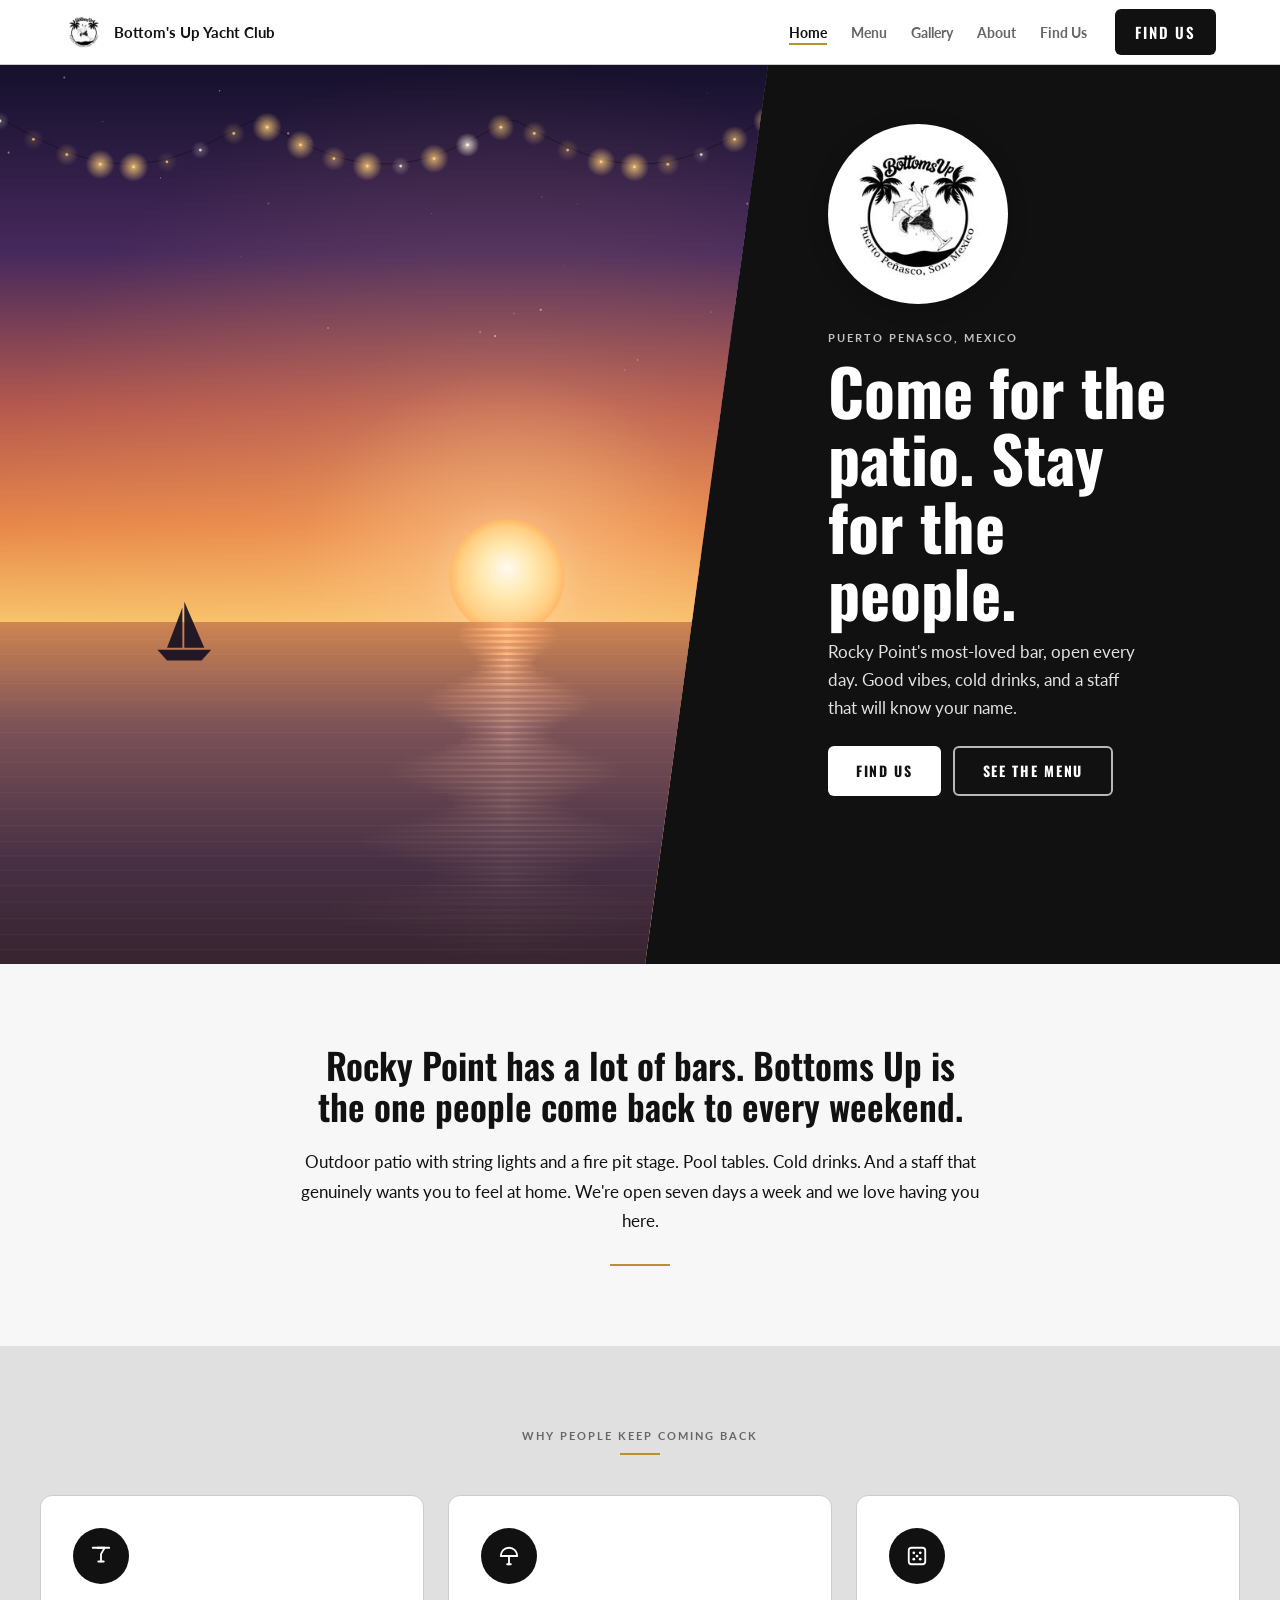
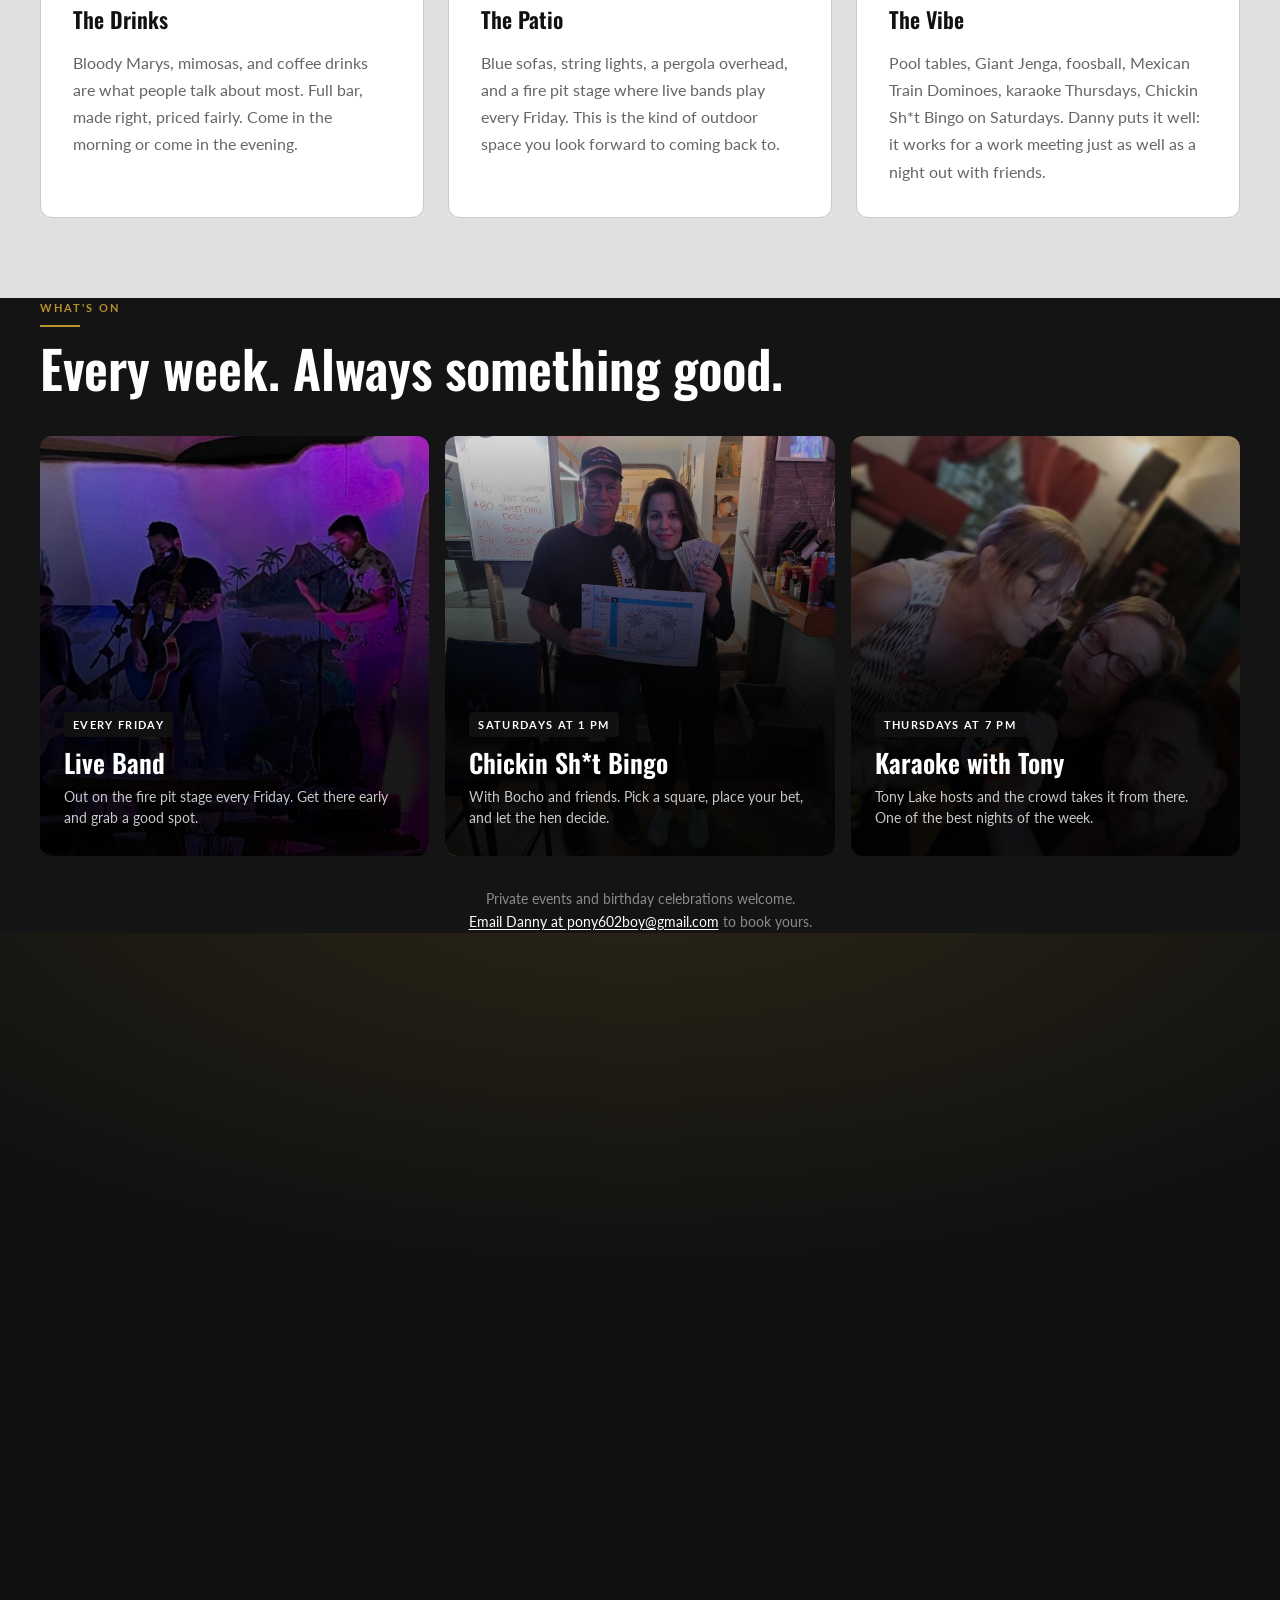
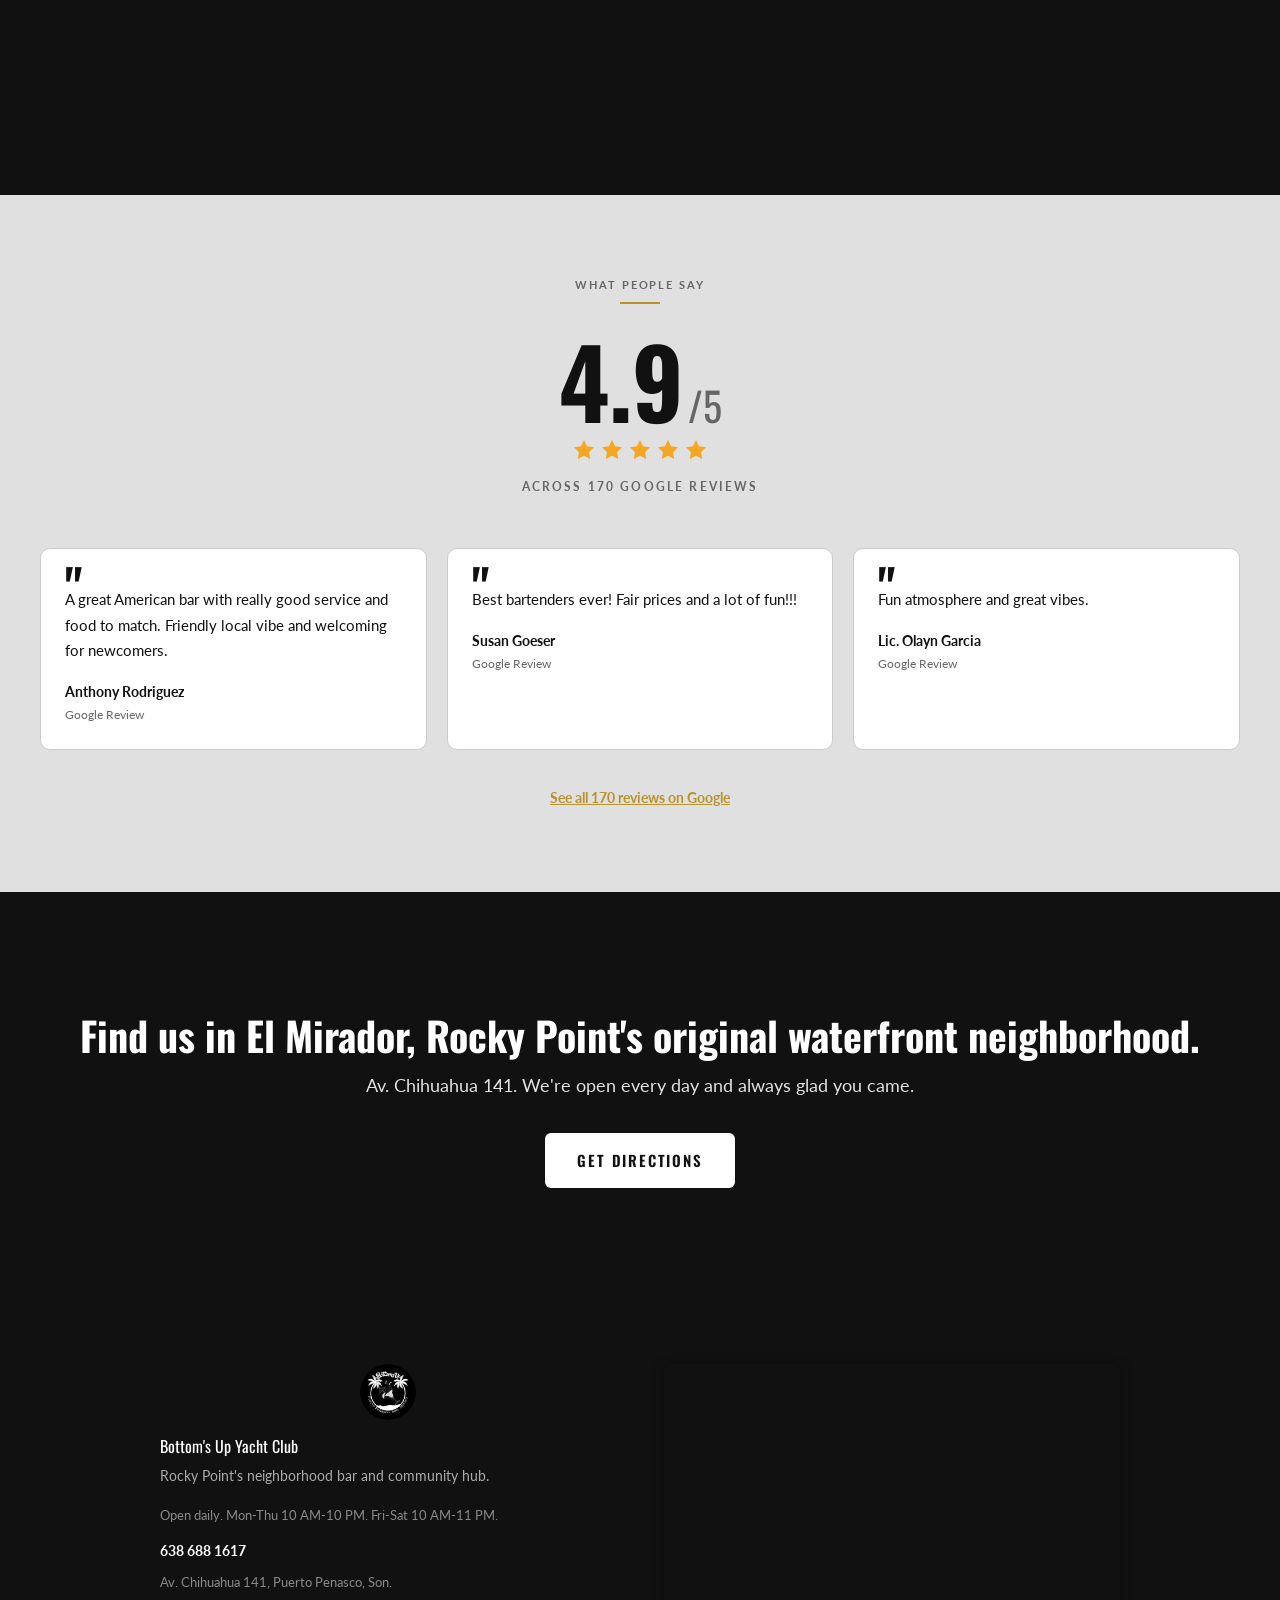
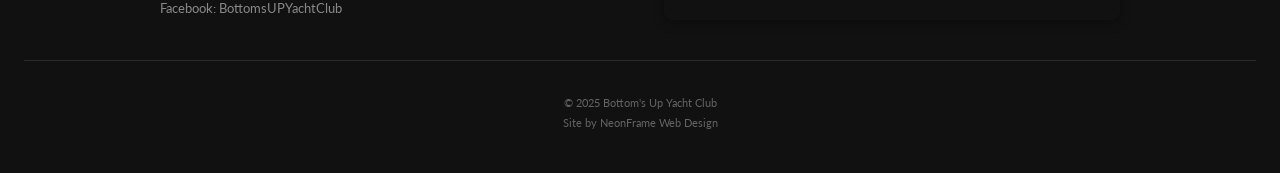
<file: index.html>
<!DOCTYPE html>
<html lang="en">
<head>
  <meta charset="UTF-8">
  <meta name="viewport" content="width=device-width, initial-scale=1.0">
  <title>Bottom's Up Yacht Club | Bar and Patio in Rocky Point, Mexico</title>
  <meta name="description" content="Bottom's Up Yacht Club is Rocky Point's most-loved neighborhood bar. Outdoor patio, fire pit, live music, great cocktails, and staff who will know your name. 4.9 stars on Google. Open daily in the Mirador neighborhood.">

  <!-- Open Graph -->
  <meta property="og:title" content="Bottom's Up Yacht Club | Bar and Patio in Rocky Point, Mexico">
  <meta property="og:description" content="Outdoor patio, live music, great cocktails, and a community that keeps coming back. Rocky Point's favorite bar. Open daily in El Mirador.">
  <meta property="og:image" content="https://neonframewebdev.github.io/bottoms-up-yacht-club/assets/atmosphere_1.jpg">
  <meta property="og:url" content="https://neonframewebdev.github.io/bottoms-up-yacht-club/">
  <meta property="og:type" content="website">

  <link rel="icon" type="image/jpeg" href="assets/logo.jpg">
  <link rel="stylesheet" href="css/style.css">
</head>
<body>

  <!-- ============================================================
       NAV
       ============================================================ -->
  <nav id="navbar" role="navigation" aria-label="Main navigation">
    <div class="nav-inner">
      <a href="index.html" class="nav-brand" aria-label="Bottom's Up Yacht Club home">
        <img src="assets/logo.jpg" alt="Bottom's Up Yacht Club logo">
        <span class="nav-brand-name">Bottom's Up Yacht Club</span>
      </a>

      <div class="nav-right">
        <ul class="nav-links" id="navLinks" role="list">
          <li><a href="index.html">Home</a></li>
          <li><a href="menu.html">Menu</a></li>
          <li><a href="gallery.html">Gallery</a></li>
          <li><a href="about.html">About</a></li>
          <li><a href="find-us.html">Find Us</a></li>
          <li class="nav-mobile-cta"><a href="find-us.html" class="btn-nav-cta">Find Us</a></li>
        </ul>
        <a href="find-us.html" class="btn-nav-cta nav-cta-desktop" aria-label="Find us">Find Us</a>
        <button id="hamburger" aria-label="Open menu" aria-expanded="false" aria-controls="navLinks">
          <span></span><span></span><span></span>
        </button>
      </div>
    </div>
  </nav>

  <!-- ============================================================
       HERO -- diagonal split screen
       ============================================================ -->
  <section class="hero" aria-label="Hero">

    <!-- Left: code-driven dusk scene (canvas), with real photo as no-JS fallback -->
    <div class="hero__photo">
      <img src="assets/atmosphere_1.jpg" alt="Group of friends at the bar at Bottom's Up Yacht Club">
      <canvas id="duskCanvas" class="hero__canvas" aria-hidden="true"></canvas>
    </div>

    <!-- Right: coral content panel -->
    <div class="hero__coral">
      <div class="hero__coral-inner">
        <div class="hero__logo-wrap">
          <img src="assets/logo.jpg" alt="Bottom's Up Yacht Club logo">
        </div>
        <div class="hero__text">
          <span class="hero__location">Puerto Penasco, Mexico</span>
          <h1 class="hero__headline">Come for the patio. Stay for the people.</h1>
          <p class="hero__subhead">Rocky Point's most-loved bar, open every day. Good vibes, cold drinks, and a staff that will know your name.</p>
          <div class="hero__ctas">
            <a href="find-us.html" class="btn-hero-primary">Find Us</a>
            <a href="menu.html" class="btn-hero-ghost">See the Menu</a>
          </div>
        </div>
      </div>
    </div>

  </section>

  <!-- ============================================================
       INTRO BLURB
       ============================================================ -->
  <section class="section section--white" aria-label="About">
    <div class="section__inner">
      <div class="intro-blurb appear">
        <h2>Rocky Point has a lot of bars. Bottoms Up is the one people come back to every weekend.</h2>
        <p>Outdoor patio with string lights and a fire pit stage. Pool tables. Cold drinks. And a staff that genuinely wants you to feel at home. We're open seven days a week and we love having you here.</p>
        <span class="teal-divider" aria-hidden="true"></span>
      </div>
    </div>
  </section>

  <!-- ============================================================
       HIGHLIGHTS (3 tiles)
       ============================================================ -->
  <section class="section section--sand" aria-label="Highlights">
    <div class="section__inner">
      <header class="highlights-header appear">
        <span class="section-label">Why People Keep Coming Back</span>
        <span class="teal-rule" aria-hidden="true"></span>
      </header>
      <div class="highlights-grid">

        <div class="highlight-card appear">
          <div class="icon-badge" aria-hidden="true">
            <!-- Martini glass icon -->
            <svg viewBox="0 0 24 24" aria-hidden="true">
              <path d="M8 3l8 0L12 10l0 8" stroke-linecap="round"/>
              <path d="M9 18l6 0"/>
              <path d="M3 3l18 0"/>
            </svg>
          </div>
          <h3>The Drinks</h3>
          <p>Bloody Marys, mimosas, and coffee drinks are what people talk about most. Full bar, made right, priced fairly. Come in the morning or come in the evening.</p>
        </div>

        <div class="highlight-card appear">
          <div class="icon-badge" aria-hidden="true">
            <!-- Umbrella / patio icon -->
            <svg viewBox="0 0 24 24" aria-hidden="true">
              <path d="M12 3a9 9 0 0 1 9 9H3a9 9 0 0 1 9-9z"/>
              <path d="M12 12v9"/>
              <path d="M10 21h4"/>
            </svg>
          </div>
          <h3>The Patio</h3>
          <p>Blue sofas, string lights, a pergola overhead, and a fire pit stage where live bands play every Friday. This is the kind of outdoor space you look forward to coming back to.</p>
        </div>

        <div class="highlight-card appear">
          <div class="icon-badge" aria-hidden="true">
            <!-- Dice / games icon -->
            <svg viewBox="0 0 24 24" aria-hidden="true">
              <rect x="3" y="3" width="18" height="18" rx="3"/>
              <circle cx="8.5" cy="8.5" r="1.5" fill="white" stroke="none"/>
              <circle cx="15.5" cy="8.5" r="1.5" fill="white" stroke="none"/>
              <circle cx="8.5" cy="15.5" r="1.5" fill="white" stroke="none"/>
              <circle cx="15.5" cy="15.5" r="1.5" fill="white" stroke="none"/>
              <circle cx="12" cy="12" r="1.5" fill="white" stroke="none"/>
            </svg>
          </div>
          <h3>The Vibe</h3>
          <p>Pool tables, Giant Jenga, foosball, Mexican Train Dominoes, karaoke Thursdays, Chickin Sh*t Bingo on Saturdays. Danny puts it well: it works for a work meeting just as well as a night out with friends.</p>
        </div>

      </div>
    </div>
  </section>

  <!-- ============================================================
       EVENTS — photo-driven
       ============================================================ -->
  <section class="section section--events-dark" aria-label="Weekly events">
    <div class="section__inner">
      <header class="events-header appear">
        <span class="section-label" style="color: var(--teal);">What's On</span>
        <span class="teal-rule" aria-hidden="true"></span>
        <h2 style="color: #fff;">Every week. Always something good.</h2>
      </header>

      <div class="events-photo-grid appear">

        <div class="event-photo-card">
          <img src="assets/event_live_band.jpg" alt="Live band performing at Bottom's Up Yacht Club" loading="lazy">
          <div class="event-photo-card__overlay" aria-hidden="true"></div>
          <div class="event-photo-card__text">
            <span class="event-day-label">Every Friday</span>
            <h3>Live Band</h3>
            <p>Out on the fire pit stage every Friday. Get there early and grab a good spot.</p>
          </div>
        </div>

        <div class="event-photo-card">
          <img src="assets/event_bingo.jpg" alt="Chickin Sh*t Bingo winner at Bottom's Up Yacht Club" loading="lazy">
          <div class="event-photo-card__overlay" aria-hidden="true"></div>
          <div class="event-photo-card__text">
            <span class="event-day-label">Saturdays at 1 PM</span>
            <h3>Chickin Sh*t Bingo</h3>
            <p>With Bocho and friends. Pick a square, place your bet, and let the hen decide.</p>
          </div>
        </div>

        <div class="event-photo-card">
          <img src="assets/event_karaoke.jpg" alt="Karaoke night at Bottom's Up Yacht Club" loading="lazy" style="object-position: center 88%;">
          <div class="event-photo-card__overlay" aria-hidden="true"></div>
          <div class="event-photo-card__text">
            <span class="event-day-label">Thursdays at 7 PM</span>
            <h3>Karaoke with Tony</h3>
            <p>Tony Lake hosts and the crowd takes it from there. One of the best nights of the week.</p>
          </div>
        </div>

      </div>

      <p class="events-private-note appear">
        Private events and birthday celebrations welcome.<br>
        <a href="mailto:pony602boy@gmail.com">Email Danny at pony602boy@gmail.com</a> to book yours.
      </p>
    </div>
  </section>

  <!-- ============================================================
       CHICKIN SH*T BINGO -- interactive board
       ============================================================ -->
  <section class="section section--bingo" aria-label="Chickin Sh*t Bingo">
    <div class="section__inner">
      <header class="bingo-header appear">
        <span class="section-label centered bingo-eyebrow">A Rocky Point Tradition</span>
        <span class="teal-rule" aria-hidden="true" style="margin: 8px auto 18px;"></span>
        <h2>Chickin Sh&#42;t Bingo</h2>
        <p>Saturdays at 1 PM with Bocho and friends. Pick a square, place your bet, and let the hen decide where she lands. Tap a number to call it.</p>
      </header>

      <div class="bingo-stage appear">
        <div class="bingo-board" id="bingoBoard" aria-label="Bingo board with a wandering chicken">
          <button class="bingo-sq" type="button" data-n="1">1</button>
          <button class="bingo-sq" type="button" data-n="2">2</button>
          <button class="bingo-sq" type="button" data-n="3">3</button>
          <button class="bingo-sq" type="button" data-n="4">4</button>
          <button class="bingo-sq" type="button" data-n="5">5</button>
          <button class="bingo-sq" type="button" data-n="6">6</button>
          <button class="bingo-sq" type="button" data-n="7">7</button>
          <button class="bingo-sq" type="button" data-n="8">8</button>
          <button class="bingo-sq" type="button" data-n="9">9</button>
          <button class="bingo-sq" type="button" data-n="10">10</button>
          <button class="bingo-sq" type="button" data-n="11">11</button>
          <button class="bingo-sq" type="button" data-n="12">12</button>
          <button class="bingo-sq" type="button" data-n="13">13</button>
          <button class="bingo-sq" type="button" data-n="14">14</button>
          <button class="bingo-sq" type="button" data-n="15">15</button>
          <button class="bingo-sq" type="button" data-n="16">16</button>
          <button class="bingo-sq" type="button" data-n="17">17</button>
          <button class="bingo-sq" type="button" data-n="18">18</button>
          <button class="bingo-sq" type="button" data-n="19">19</button>
          <button class="bingo-sq" type="button" data-n="20">20</button>
        </div>
        <p class="bingo-caption" id="bingoCaption" aria-live="polite">Let the hen wander&hellip;</p>
      </div>
    </div>
  </section>

  <!-- ============================================================
       REVIEWS
       ============================================================ -->
  <section class="section section--sand" aria-label="Customer reviews">
    <div class="section__inner">
      <header class="reviews-header appear">
        <span class="section-label centered">What People Say</span>
        <span class="teal-rule" aria-hidden="true" style="margin: 8px auto 28px;"></span>
        <div class="rating-display" aria-label="4.9 out of 5 rating">
          <span class="rating-number">4.9</span>
          <span class="rating-denom">/5</span>
        </div>
        <div class="stars-row" aria-hidden="true">
          <!-- 5 gold stars -->
          <svg viewBox="0 0 24 24"><polygon points="12,2 15.09,8.26 22,9.27 17,14.14 18.18,21.02 12,17.77 5.82,21.02 7,14.14 2,9.27 8.91,8.26"/></svg>
          <svg viewBox="0 0 24 24"><polygon points="12,2 15.09,8.26 22,9.27 17,14.14 18.18,21.02 12,17.77 5.82,21.02 7,14.14 2,9.27 8.91,8.26"/></svg>
          <svg viewBox="0 0 24 24"><polygon points="12,2 15.09,8.26 22,9.27 17,14.14 18.18,21.02 12,17.77 5.82,21.02 7,14.14 2,9.27 8.91,8.26"/></svg>
          <svg viewBox="0 0 24 24"><polygon points="12,2 15.09,8.26 22,9.27 17,14.14 18.18,21.02 12,17.77 5.82,21.02 7,14.14 2,9.27 8.91,8.26"/></svg>
          <svg viewBox="0 0 24 24"><polygon points="12,2 15.09,8.26 22,9.27 17,14.14 18.18,21.02 12,17.77 5.82,21.02 7,14.14 2,9.27 8.91,8.26"/></svg>
        </div>
        <span class="reviews-count">Across 170 Google Reviews</span>
      </header>

      <div class="reviews-grid">

        <div class="review-card appear">
          <span class="quote-mark" aria-hidden="true">"</span>
          <p>A great American bar with really good service and food to match. Friendly local vibe and welcoming for newcomers.</p>
          <span class="reviewer-name">Anthony Rodriguez</span>
          <span class="reviewer-source">Google Review</span>
        </div>

        <div class="review-card appear">
          <span class="quote-mark" aria-hidden="true">"</span>
          <p>Best bartenders ever! Fair prices and a lot of fun!!!</p>
          <span class="reviewer-name">Susan Goeser</span>
          <span class="reviewer-source">Google Review</span>
        </div>

        <div class="review-card appear">
          <span class="quote-mark" aria-hidden="true">"</span>
          <p>Fun atmosphere and great vibes.</p>
          <span class="reviewer-name">Lic. Olayn Garcia</span>
          <span class="reviewer-source">Google Review</span>
        </div>



      </div>

      <div class="reviews-link-wrap appear">
        <a href="https://www.google.com/maps/search/Bottom%27s+Up+Yacht+Club+Puerto+Penasco" class="reviews-link" target="_blank" rel="noopener">See all 170 reviews on Google</a>
      </div>
    </div>
  </section>

  <!-- ============================================================
       CORAL CTA BAND
       ============================================================ -->
  <section class="section--coral" aria-label="Find us">
    <div class="cta-band appear">
      <h2>Find us in El Mirador, Rocky Point's original waterfront neighborhood.</h2>
      <p>Av. Chihuahua 141. We're open every day and always glad you came.</p>
      <a href="find-us.html" class="btn-cta-band">Get Directions</a>
    </div>
  </section>

  <!-- ============================================================
       FOOTER
       ============================================================ -->
  <footer class="site-footer" aria-label="Site footer">
    <div class="footer-body">
      <div class="footer-info">
        <img src="assets/logo.jpg" alt="Bottom's Up Yacht Club" class="footer-logo">
        <p class="footer-name">Bottom's Up Yacht Club</p>
        <p class="footer-tagline">Rocky Point's neighborhood bar and community hub.</p>
        <p class="footer-hours">Open daily. Mon-Thu 10 AM-10 PM. Fri-Sat 10 AM-11 PM.</p>
        <p class="footer-phone"><a href="tel:+526386881617">638 688 1617</a></p>
        <p class="footer-address">Av. Chihuahua 141, Puerto Penasco, Son.</p>
        <p class="footer-social"><a href="https://www.facebook.com/BottomsUPYachtClub" target="_blank" rel="noopener">Facebook: BottomsUPYachtClub</a></p>
      </div>
      <div class="footer-map">
        <iframe
          src="https://www.google.com/maps/embed?pb=!1m18!1m12!1m3!1d3468.8!2d-113.5276!3d31.3060!2m3!1f0!2f0!3f0!3m2!1i1024!2i768!4f13.1!3m3!1m2!1s0x86ce8b7f3e3b4a1f%3A0x0!2sAv.%20Chihuahua%20141%2C%20Puerto%20Pe%C3%B1asco%2C%20Sonora%2C%20Mexico!5e0!3m2!1sen!2sus!4v1"
          title="Bottom's Up Yacht Club on the map"
          allowfullscreen
          loading="lazy"
          referrerpolicy="no-referrer-when-downgrade"
          width="100%"
          height="220"
          style="border:0;"
        ></iframe>
      </div>
    </div>
    <hr class="footer-divider" aria-hidden="true">
    <p class="footer-legal">
      &copy; 2025 Bottom's Up Yacht Club<br>
      <a href="https://neonframewebdesign.com" target="_blank" rel="noopener">Site by NeonFrame Web Design</a>
    </p>
  </footer>

  <script src="js/dusk.js"></script>
  <script src="js/bingo.js"></script>
  <script src="js/main.js"></script>
</body>
</html>
</file>
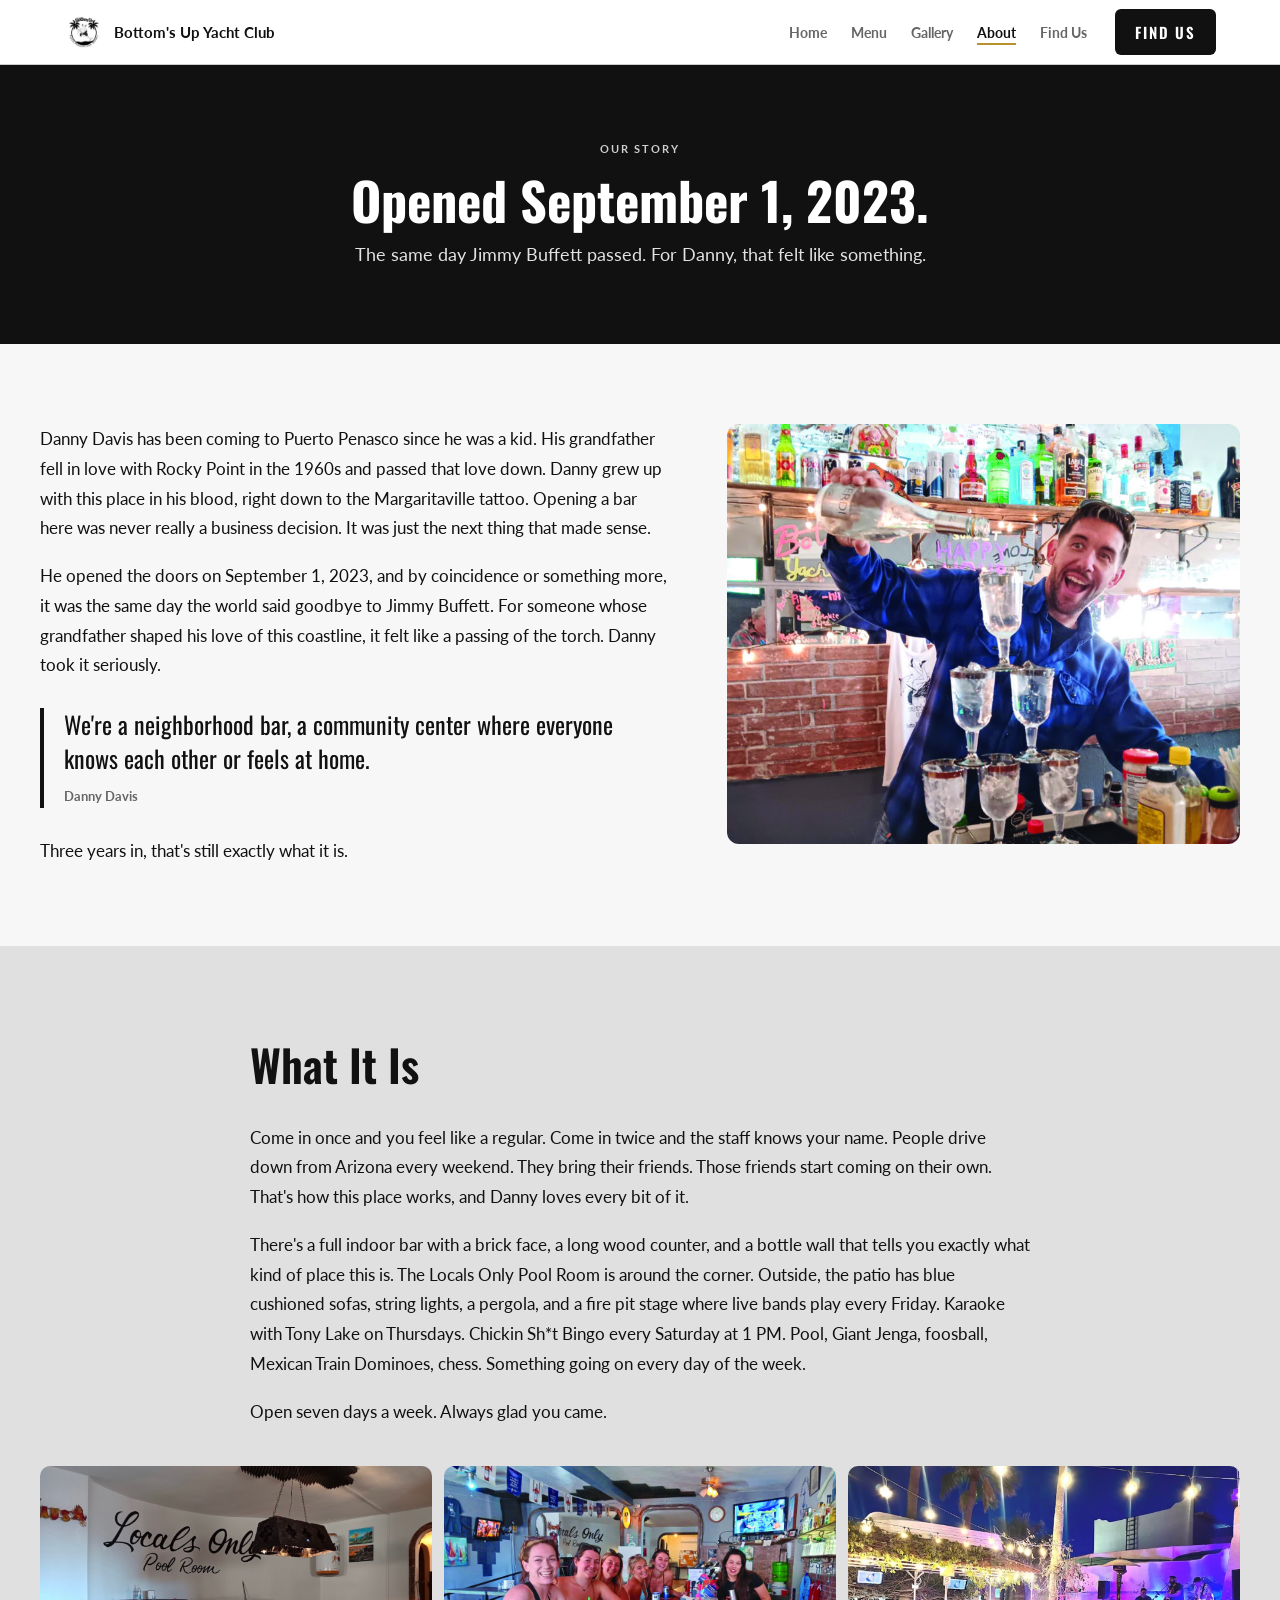
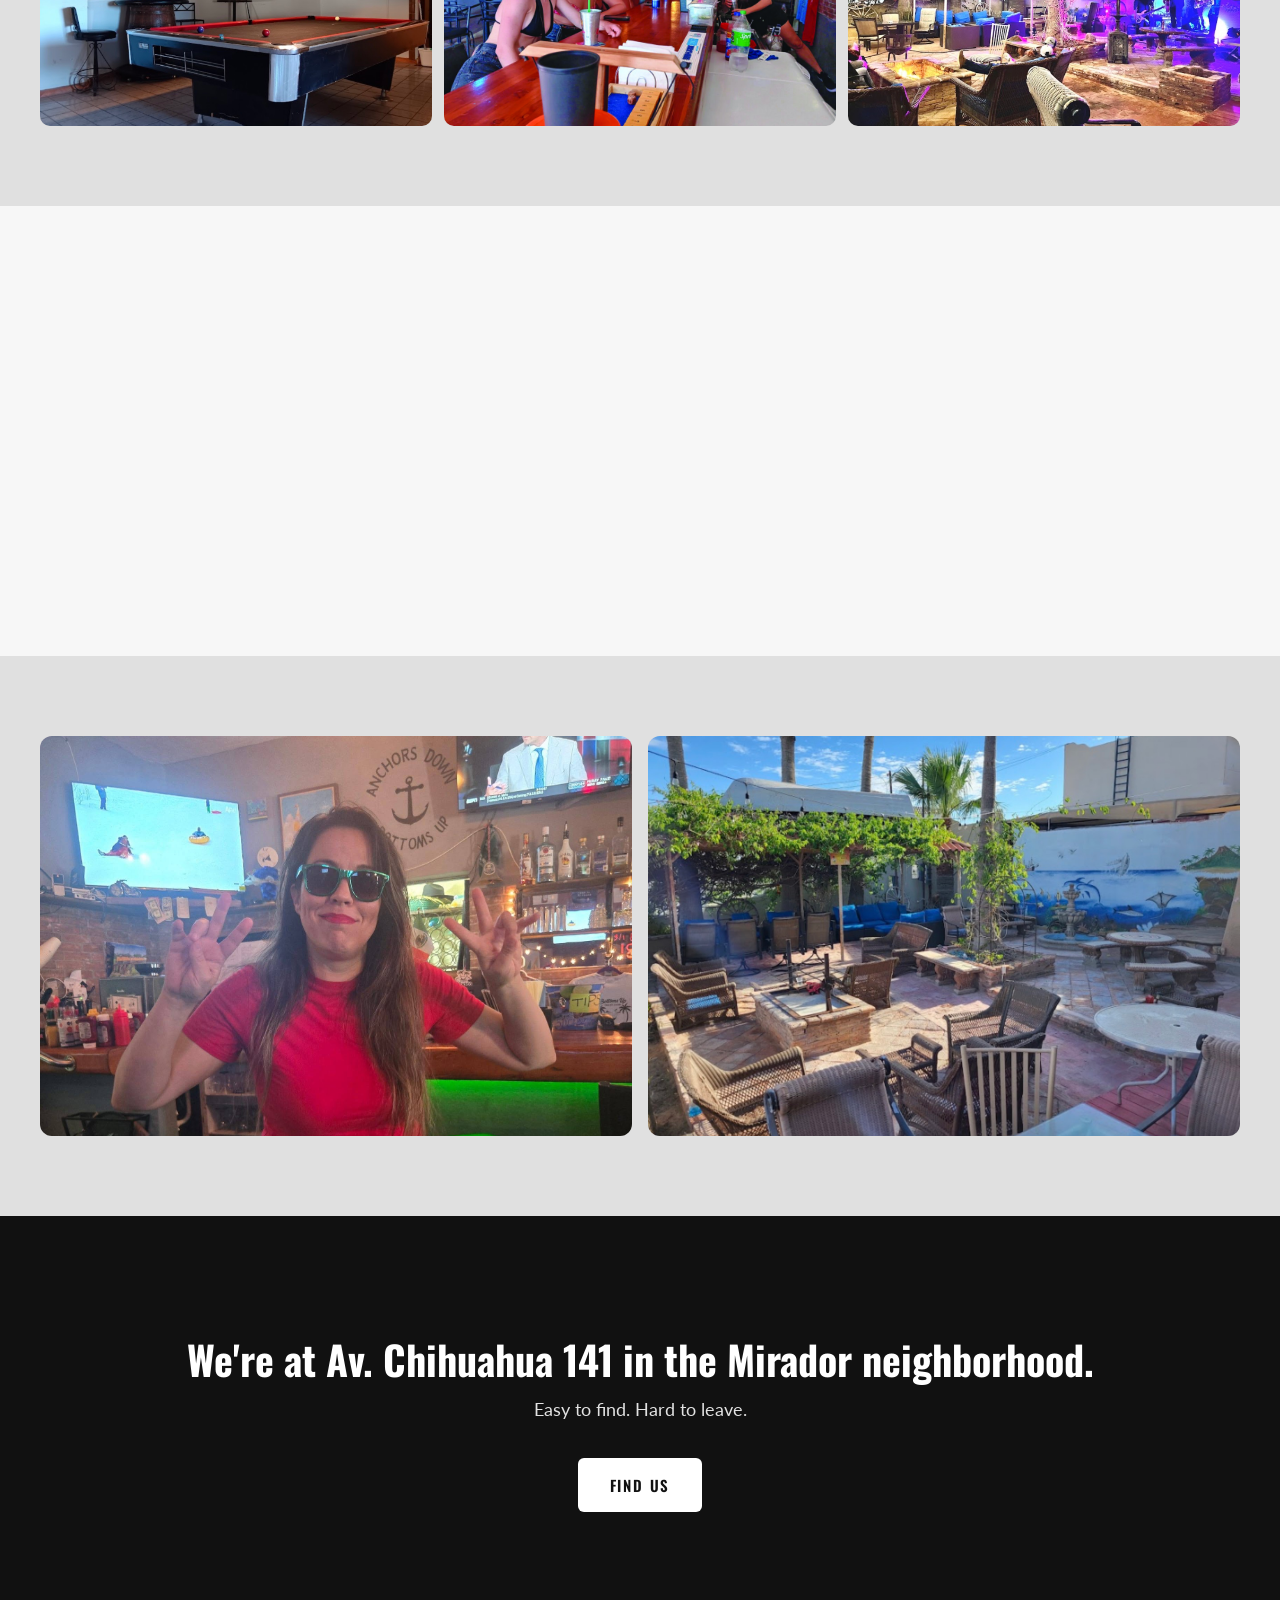
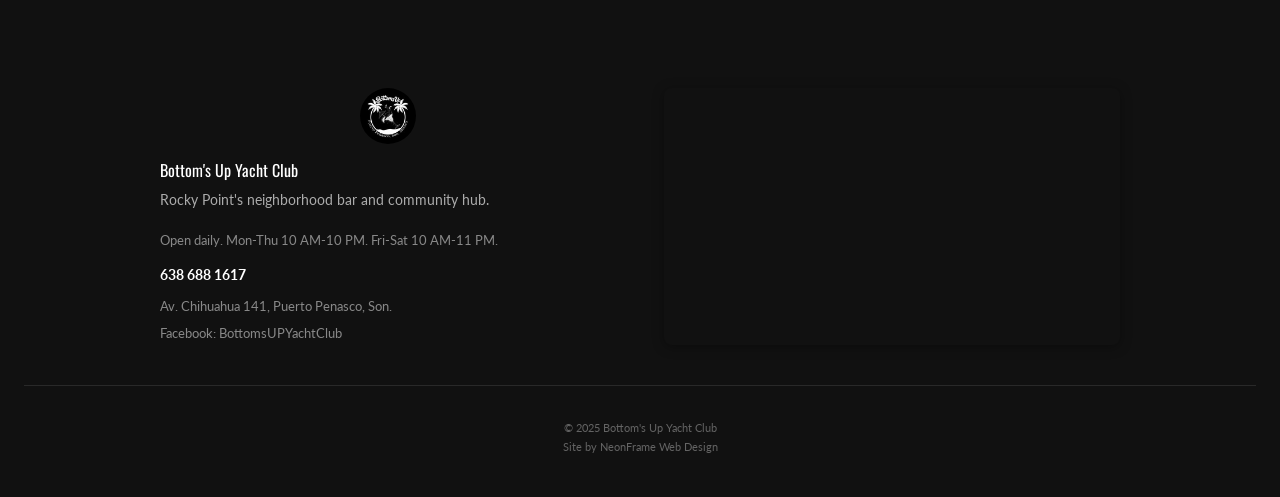
<file: about.html>
<!DOCTYPE html>
<html lang="en">
<head>
  <meta charset="UTF-8">
  <meta name="viewport" content="width=device-width, initial-scale=1.0">
  <title>About - Bottom's Up Yacht Club | Puerto Penasco, Mexico</title>
  <meta name="description" content="Bottom's Up Yacht Club opened September 1, 2023 in Rocky Point's Mirador neighborhood. Danny Davis built a place where everyone feels at home. 4.9 stars on Google across 170 reviews.">

  <!-- Open Graph -->
  <meta property="og:title" content="About - Bottom's Up Yacht Club">
  <meta property="og:description" content="The story behind Rocky Point's most-loved neighborhood bar. Danny Davis opened Bottom's Up on September 1, 2023. The community showed up and never left.">
  <meta property="og:image" content="https://neonframewebdev.github.io/bottoms-up-yacht-club/assets/atmosphere_1.jpg">
  <meta property="og:url" content="https://neonframewebdev.github.io/bottoms-up-yacht-club/about.html">
  <meta property="og:type" content="website">

  <link rel="icon" type="image/jpeg" href="assets/logo.jpg">
  <link rel="stylesheet" href="css/style.css">
</head>
<body>

  <!-- NAV -->
  <nav id="navbar" role="navigation" aria-label="Main navigation">
    <div class="nav-inner">
      <a href="index.html" class="nav-brand" aria-label="Bottom's Up Yacht Club home">
        <img src="assets/logo.jpg" alt="Bottom's Up Yacht Club logo">
        <span class="nav-brand-name">Bottom's Up Yacht Club</span>
      </a>
      <div class="nav-right">
        <ul class="nav-links" id="navLinks" role="list">
          <li><a href="index.html">Home</a></li>
          <li><a href="menu.html">Menu</a></li>
          <li><a href="gallery.html">Gallery</a></li>
          <li><a href="about.html">About</a></li>
          <li><a href="find-us.html">Find Us</a></li>
          <li class="nav-mobile-cta"><a href="find-us.html" class="btn-nav-cta">Find Us</a></li>
        </ul>
        <a href="find-us.html" class="btn-nav-cta nav-cta-desktop">Find Us</a>
        <button id="hamburger" aria-label="Open menu" aria-expanded="false" aria-controls="navLinks">
          <span></span><span></span><span></span>
        </button>
      </div>
    </div>
  </nav>

  <!-- PAGE HERO -->
  <header class="page-hero page-hero--coral" aria-label="About page header">
    <span class="sub-label">Our Story</span>
    <h1>Opened September 1, 2023.</h1>
    <p>The same day Jimmy Buffett passed. For Danny, that felt like something.</p>
  </header>

  <!-- OPENING STORY -->
  <section class="section section--white" aria-label="Opening story">
    <div class="section__inner">
      <div class="about-two-col">

        <div class="text-col appear">
          <p>Danny Davis has been coming to Puerto Penasco since he was a kid. His grandfather fell in love with Rocky Point in the 1960s and passed that love down. Danny grew up with this place in his blood, right down to the Margaritaville tattoo. Opening a bar here was never really a business decision. It was just the next thing that made sense.</p>

          <p>He opened the doors on September 1, 2023, and by coincidence or something more, it was the same day the world said goodbye to Jimmy Buffett. For someone whose grandfather shaped his love of this coastline, it felt like a passing of the torch. Danny took it seriously.</p>

          <div class="pull-quote">
            <blockquote>We're a neighborhood bar, a community center where everyone knows each other or feels at home.</blockquote>
            <span class="attribution">Danny Davis</span>
          </div>

          <p>Three years in, that's still exactly what it is.</p>
        </div>

        <div class="appear">
          <img
            src="assets/staff_2.jpg"
            alt="Danny Davis behind the brick bar at Bottom's Up Yacht Club"
            class="about-photo"
            loading="lazy"
          >
        </div>

      </div>
    </div>
  </section>

  <!-- WHAT IT IS -->
  <section class="section section--sand" aria-label="What it is">
    <div class="section__inner">
      <div class="about-what-it-is appear">
        <h2>What It Is</h2>
        <p>Come in once and you feel like a regular. Come in twice and the staff knows your name. People drive down from Arizona every weekend. They bring their friends. Those friends start coming on their own. That's how this place works, and Danny loves every bit of it.</p>
        <p>There's a full indoor bar with a brick face, a long wood counter, and a bottle wall that tells you exactly what kind of place this is. The Locals Only Pool Room is around the corner. Outside, the patio has blue cushioned sofas, string lights, a pergola, and a fire pit stage where live bands play every Friday. Karaoke with Tony Lake on Thursdays. Chickin Sh*t Bingo every Saturday at 1 PM. Pool, Giant Jenga, foosball, Mexican Train Dominoes, chess. Something going on every day of the week.</p>
        <p>Open seven days a week. Always glad you came.</p>
      </div>

      <div class="photo-strip appear">
        <img
          src="assets/about_pool_room.jpg"
          alt="Locals Only Pool Room at Bottom's Up Yacht Club"
          loading="lazy"
        >
        <img
          src="assets/atmosphere_1.jpg"
          alt="Group of friends at the bar"
          loading="lazy"
        >
        <img
          src="assets/about_patio_night.jpg"
          alt="Patio at night with live band and string lights at Bottom's Up Yacht Club"
          style="object-position: center 40%;"
          loading="lazy"
        >
      </div>
    </div>
  </section>

  <!-- THE FEEL / RATING CALLOUT -->
  <section class="section section--white" aria-label="The feel and ratings">
    <div class="section__inner">
      <div class="about-feel-grid">

        <div class="feel-text appear">
          <p>Danny says his goal is simple: "Our staff knows you by name and you feel at home, not just like a one-time tourist." That's the whole point of this place. Good attitudes and good vibes are not the slogan. They're the actual policy.</p>
          <p>The reviews back it up. People who come once tend to come back. People who come back bring their people. That cycle is what Bottom's Up is built on.</p>

          <div class="pull-quote pull-quote--teal">
            <blockquote>4.9 on Google across 170 reviews. We're proud of that number. We're more proud that people keep showing up.</blockquote>
          </div>
        </div>

        <div class="rating-callout appear" aria-label="4.9 out of 5 rating on Google">
          <span class="big-number">4.9</span>
          <span class="out-of">out of 5 on Google</span>
          <div class="stars-sm" aria-hidden="true">
            <svg viewBox="0 0 24 24"><polygon points="12,2 15.09,8.26 22,9.27 17,14.14 18.18,21.02 12,17.77 5.82,21.02 7,14.14 2,9.27 8.91,8.26"/></svg>
            <svg viewBox="0 0 24 24"><polygon points="12,2 15.09,8.26 22,9.27 17,14.14 18.18,21.02 12,17.77 5.82,21.02 7,14.14 2,9.27 8.91,8.26"/></svg>
            <svg viewBox="0 0 24 24"><polygon points="12,2 15.09,8.26 22,9.27 17,14.14 18.18,21.02 12,17.77 5.82,21.02 7,14.14 2,9.27 8.91,8.26"/></svg>
            <svg viewBox="0 0 24 24"><polygon points="12,2 15.09,8.26 22,9.27 17,14.14 18.18,21.02 12,17.77 5.82,21.02 7,14.14 2,9.27 8.91,8.26"/></svg>
            <svg viewBox="0 0 24 24"><polygon points="12,2 15.09,8.26 22,9.27 17,14.14 18.18,21.02 12,17.77 5.82,21.02 7,14.14 2,9.27 8.91,8.26"/></svg>
          </div>
          <span class="review-count">170 reviews</span>
        </div>

      </div>
    </div>
  </section>

  <!-- COMMUNITY PHOTOS -->
  <section class="section section--sand" aria-label="The community">
    <div class="section__inner">
      <div class="about-photo-pair appear">
        <img
          src="assets/about_staff_lady.jpg"
          alt="Bartender at Bottom's Up Yacht Club in front of the bar"
          loading="lazy"
          style="object-position: center top;"
        >
        <img
          src="assets/about_patio_day.jpg"
          alt="Patio at Bottom's Up Yacht Club with blue sofas and tropical mural"
          loading="lazy"
        >
      </div>
    </div>
  </section>

  <!-- CORAL CTA BAND -->
  <section class="section--coral" aria-label="Find us">
    <div class="cta-band appear">
      <h2>We're at Av. Chihuahua 141 in the Mirador neighborhood.</h2>
      <p>Easy to find. Hard to leave.</p>
      <a href="find-us.html" class="btn-cta-band">Find Us</a>
    </div>
  </section>

  <!-- FOOTER -->
  <footer class="site-footer" aria-label="Site footer">
    <div class="footer-body">
      <div class="footer-info">
        <img src="assets/logo.jpg" alt="Bottom's Up Yacht Club" class="footer-logo">
        <p class="footer-name">Bottom's Up Yacht Club</p>
        <p class="footer-tagline">Rocky Point's neighborhood bar and community hub.</p>
        <p class="footer-hours">Open daily. Mon-Thu 10 AM-10 PM. Fri-Sat 10 AM-11 PM.</p>
        <p class="footer-phone"><a href="tel:+526386881617">638 688 1617</a></p>
        <p class="footer-address">Av. Chihuahua 141, Puerto Penasco, Son.</p>
        <p class="footer-social"><a href="https://www.facebook.com/BottomsUPYachtClub" target="_blank" rel="noopener">Facebook: BottomsUPYachtClub</a></p>
      </div>
      <div class="footer-map">
        <iframe
          src="https://www.google.com/maps/embed?pb=!1m18!1m12!1m3!1d3468.8!2d-113.5276!3d31.3060!2m3!1f0!2f0!3f0!3m2!1i1024!2i768!4f13.1!3m3!1m2!1s0x86ce8b7f3e3b4a1f%3A0x0!2sAv.%20Chihuahua%20141%2C%20Puerto%20Pe%C3%B1asco%2C%20Sonora%2C%20Mexico!5e0!3m2!1sen!2sus!4v1"
          title="Bottom's Up Yacht Club on the map"
          allowfullscreen
          loading="lazy"
          referrerpolicy="no-referrer-when-downgrade"
          width="100%"
          height="220"
          style="border:0;"
        ></iframe>
      </div>
    </div>
    <hr class="footer-divider" aria-hidden="true">
    <p class="footer-legal">
      &copy; 2025 Bottom's Up Yacht Club<br>
      <a href="https://neonframewebdesign.com" target="_blank" rel="noopener">Site by NeonFrame Web Design</a>
    </p>
  </footer>

  <script src="js/main.js"></script>
</body>
</html>
</file>
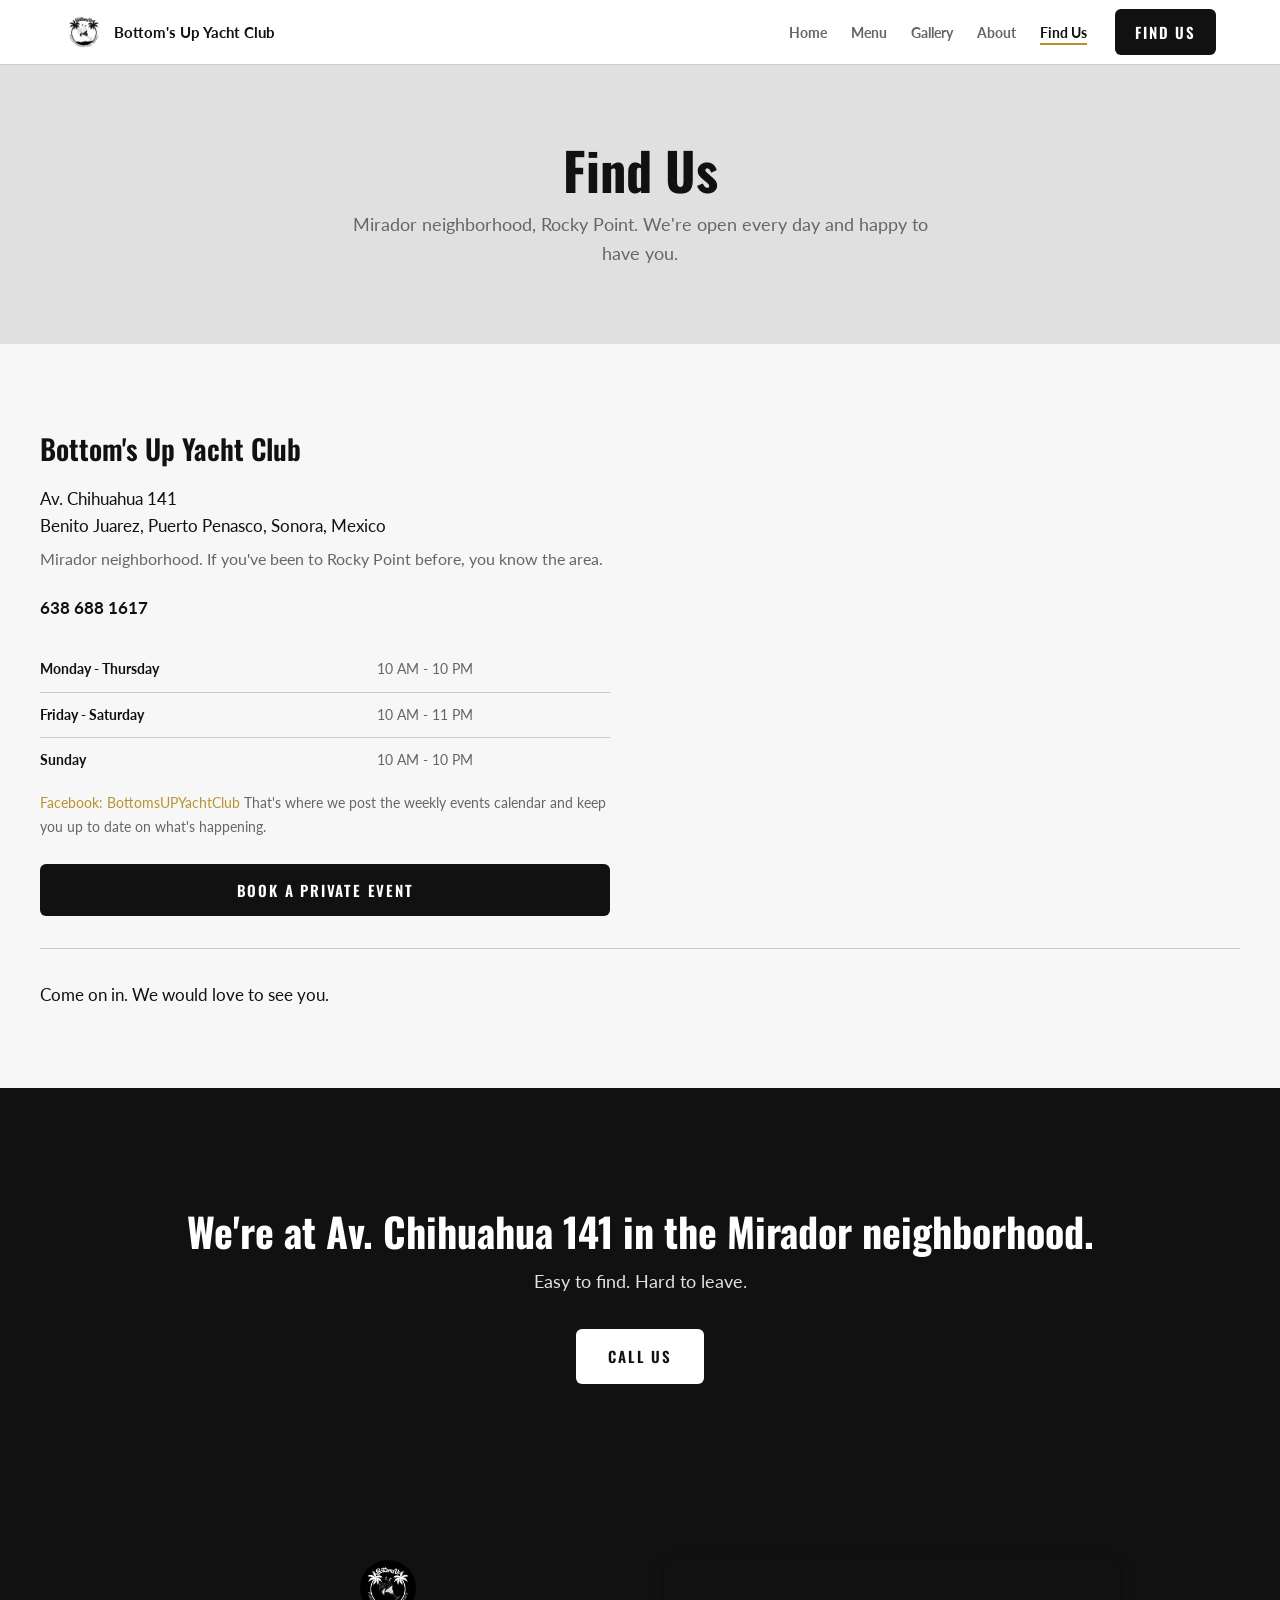
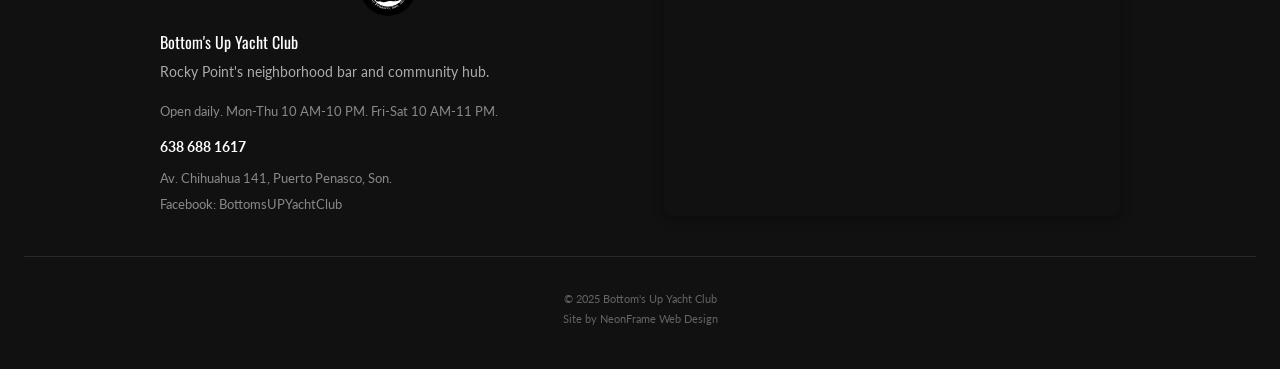
<file: find-us.html>
<!DOCTYPE html>
<html lang="en">
<head>
  <meta charset="UTF-8">
  <meta name="viewport" content="width=device-width, initial-scale=1.0">
  <title>Find Us - Bottom's Up Yacht Club | Puerto Penasco, Mexico</title>
  <meta name="description" content="Bottom's Up Yacht Club is at Av. Chihuahua 141 in the Mirador neighborhood of Puerto Penasco. Open daily. Call 638 688 1617. We would love to see you.">

  <!-- Open Graph -->
  <meta property="og:title" content="Find Us - Bottom's Up Yacht Club">
  <meta property="og:description" content="Av. Chihuahua 141 in the Mirador neighborhood of Puerto Penasco. Open seven days a week. Come on in.">
  <meta property="og:image" content="https://neonframewebdev.github.io/bottoms-up-yacht-club/assets/atmosphere_1.jpg">
  <meta property="og:url" content="https://neonframewebdev.github.io/bottoms-up-yacht-club/find-us.html">
  <meta property="og:type" content="website">

  <link rel="icon" type="image/jpeg" href="assets/logo.jpg">
  <link rel="stylesheet" href="css/style.css">
</head>
<body>

  <!-- NAV -->
  <nav id="navbar" role="navigation" aria-label="Main navigation">
    <div class="nav-inner">
      <a href="index.html" class="nav-brand" aria-label="Bottom's Up Yacht Club home">
        <img src="assets/logo.jpg" alt="Bottom's Up Yacht Club logo">
        <span class="nav-brand-name">Bottom's Up Yacht Club</span>
      </a>
      <div class="nav-right">
        <ul class="nav-links" id="navLinks" role="list">
          <li><a href="index.html">Home</a></li>
          <li><a href="menu.html">Menu</a></li>
          <li><a href="gallery.html">Gallery</a></li>
          <li><a href="about.html">About</a></li>
          <li><a href="find-us.html">Find Us</a></li>
          <li class="nav-mobile-cta"><a href="find-us.html" class="btn-nav-cta">Find Us</a></li>
        </ul>
        <a href="find-us.html" class="btn-nav-cta nav-cta-desktop">Find Us</a>
        <button id="hamburger" aria-label="Open menu" aria-expanded="false" aria-controls="navLinks">
          <span></span><span></span><span></span>
        </button>
      </div>
    </div>
  </nav>

  <!-- PAGE HERO -->
  <header class="page-hero page-hero--sand" aria-label="Find us page header">
    <h1>Find Us</h1>
    <p>Mirador neighborhood, Rocky Point. We're open every day and happy to have you.</p>
  </header>

  <!-- CONTACT AND HOURS -->
  <section class="section section--white" aria-label="Location and hours">
    <div class="section__inner">
      <div class="find-us-grid">

        <!-- Left: info -->
        <div class="info-block appear">
          <h2>Bottom's Up Yacht Club</h2>
          <p class="address-block">
            Av. Chihuahua 141<br>
            Benito Juarez, Puerto Penasco, Sonora, Mexico
          </p>
          <p class="address-note">Mirador neighborhood. If you've been to Rocky Point before, you know the area.</p>

          <a href="tel:+526386881617" class="phone-link">638 688 1617</a>

          <table class="hours-table" aria-label="Hours of operation">
            <tbody>
              <tr>
                <td>Monday - Thursday</td>
                <td>10 AM - 10 PM</td>
              </tr>
              <tr>
                <td>Friday - Saturday</td>
                <td>10 AM - 11 PM</td>
              </tr>
              <tr>
                <td>Sunday</td>
                <td>10 AM - 10 PM</td>
              </tr>
            </tbody>
          </table>


          <p class="social-line">
            <a href="https://www.facebook.com/BottomsUPYachtClub" target="_blank" rel="noopener">
              Facebook: BottomsUPYachtClub
            </a>
            That's where we post the weekly events calendar and keep you up to date on what's happening.
          </p>

          <a
            href="mailto:pony602boy@gmail.com?subject=Event Inquiry - Bottom's Up Yacht Club"
            class="btn-event-cta"
          >
            Book a Private Event
          </a>
        </div>

        <!-- Right: map -->
        <div class="map-col appear">
          <iframe
            src="https://www.google.com/maps/embed?pb=!1m18!1m12!1m3!1d3468.8!2d-113.5276!3d31.3060!2m3!1f0!2f0!3f0!3m2!1i1024!2i768!4f13.1!3m3!1m2!1s0x86ce8b7f3e3b4a1f%3A0x0!2sAv.%20Chihuahua%20141%2C%20Puerto%20Pe%C3%B1asco%2C%20Sonora%2C%20Mexico!5e0!3m2!1sen!2sus!4v1"
            title="Bottom's Up Yacht Club location map"
            allowfullscreen
            loading="lazy"
            referrerpolicy="no-referrer-when-downgrade"
          ></iframe>
        </div>

      </div>

      <div class="find-us-cta appear">
        <p>Come on in. We would love to see you.</p>
      </div>
    </div>
  </section>

  <!-- CORAL CTA BAND -->
  <section class="section--coral" aria-label="Come in CTA">
    <div class="cta-band appear">
      <h2>We're at Av. Chihuahua 141 in the Mirador neighborhood.</h2>
      <p>Easy to find. Hard to leave.</p>
      <a href="tel:+526386881617" class="btn-cta-band">Call Us</a>
    </div>
  </section>

  <!-- FOOTER -->
  <footer class="site-footer" aria-label="Site footer">
    <div class="footer-body">
      <div class="footer-info">
        <img src="assets/logo.jpg" alt="Bottom's Up Yacht Club" class="footer-logo">
        <p class="footer-name">Bottom's Up Yacht Club</p>
        <p class="footer-tagline">Rocky Point's neighborhood bar and community hub.</p>
        <p class="footer-hours">Open daily. Mon-Thu 10 AM-10 PM. Fri-Sat 10 AM-11 PM.</p>
        <p class="footer-phone"><a href="tel:+526386881617">638 688 1617</a></p>
        <p class="footer-address">Av. Chihuahua 141, Puerto Penasco, Son.</p>
        <p class="footer-social"><a href="https://www.facebook.com/BottomsUPYachtClub" target="_blank" rel="noopener">Facebook: BottomsUPYachtClub</a></p>
      </div>
      <div class="footer-map">
        <iframe
          src="https://www.google.com/maps/embed?pb=!1m18!1m12!1m3!1d3468.8!2d-113.5276!3d31.3060!2m3!1f0!2f0!3f0!3m2!1i1024!2i768!4f13.1!3m3!1m2!1s0x86ce8b7f3e3b4a1f%3A0x0!2sAv.%20Chihuahua%20141%2C%20Puerto%20Pe%C3%B1asco%2C%20Sonora%2C%20Mexico!5e0!3m2!1sen!2sus!4v1"
          title="Bottom's Up Yacht Club on the map"
          allowfullscreen
          loading="lazy"
          referrerpolicy="no-referrer-when-downgrade"
          width="100%"
          height="220"
          style="border:0;"
        ></iframe>
      </div>
    </div>
    <hr class="footer-divider" aria-hidden="true">
    <p class="footer-legal">
      &copy; 2025 Bottom's Up Yacht Club<br>
      <a href="https://neonframewebdesign.com" target="_blank" rel="noopener">Site by NeonFrame Web Design</a>
    </p>
  </footer>

  <script src="js/main.js"></script>
</body>
</html>
</file>
<file: css/style.css>
/* ================================================================
   BOTTOMS UP YACHT CLUB -- style.css  (v2 Bright Coastal Overhaul)
   Mobile-first. 320px baseline, scales to 1440px+.
   ================================================================ */

/* -- Google Fonts ----------------------------------------------- */
@import url('https://fonts.googleapis.com/css2?family=Oswald:wght@400;600;700&family=Lato:wght@300;400;700&display=swap');

/* -- CSS Variables ---------------------------------------------- */
:root {
  --coral:        #111111;  /* near-black -- hero panel, CTA bands, primary buttons */
  --coral-hover:  #2D2D2D;  /* charcoal hover */
  --teal:         #B8922E;  /* gold -- single warm accent: borders, icons, dividers */
  --teal-dark:    #9A7A22;  /* deeper gold */
  --sand:         #E0E0E0;  /* light gray -- alternating section background */
  --section-bg:   #F7F7F7;  /* near-white -- primary section background */
  --white:        #FFFFFF;  /* nav, buttons, logo circle, cards, inputs */
  --ink:          #111111;
  --ink-muted:    #666666;
  --gold:         #F5A623;  /* star ratings only */
  --card-border:  #CCCCCC;

  --font-display: 'Oswald', sans-serif;
  --font-body:    'Lato', sans-serif;

  --radius-sm: 6px;
  --radius-md: 10px;
  --radius-lg: 12px;
}

/* -- Reset & Base ----------------------------------------------- */
*, *::before, *::after { box-sizing: border-box; margin: 0; padding: 0; }

html { scroll-behavior: smooth; }

body {
  font-family: var(--font-body);
  font-size: 17px;
  line-height: 1.75;
  color: var(--ink);
  background: var(--white);
  -webkit-font-smoothing: antialiased;
}

img { display: block; max-width: 100%; height: auto; }
a   { color: inherit; text-decoration: none; }
ul  { list-style: none; }

/* -- Scroll reveal ---------------------------------------------- */
.appear {
  opacity: 0;
  transform: translateY(20px);
  transition: opacity 0.4s ease, transform 0.4s ease;
}
.appear.is-visible {
  opacity: 1;
  transform: translateY(0);
}
@media (prefers-reduced-motion: reduce) {
  .appear { opacity: 1; transform: none; transition: none; }
}

/* -- Utility ---------------------------------------------------- */
.section-label {
  display: block;
  font-family: var(--font-body);
  font-weight: 700;
  font-size: 11px;
  text-transform: uppercase;
  letter-spacing: 0.18em;
  color: var(--ink-muted);
}
.teal-rule {
  display: block;
  width: 40px;
  height: 2px;
  background: var(--teal);
  margin-top: 8px;
}
.centered { text-align: center; }
.centered .teal-rule { margin-left: auto; margin-right: auto; }

/* ================================================================
   NAV
   ================================================================ */
#navbar {
  position: sticky;
  top: 0;
  z-index: 200;
  background: var(--white);
  box-shadow: 0 1px 0 var(--card-border);
  transition: box-shadow 250ms ease;
}
#navbar.scrolled {
  box-shadow: 0 2px 12px rgba(26,26,26,0.10);
}

.nav-inner {
  display: flex;
  align-items: center;
  justify-content: space-between;
  max-width: 1200px;
  margin: 0 auto;
  padding: 0 24px;
  height: 64px;
}

.nav-brand {
  display: flex;
  align-items: center;
  gap: 10px;
  text-decoration: none;
}
.nav-brand img {
  width: 40px;
  height: 40px;
  border-radius: 50%;
  object-fit: cover;
  flex-shrink: 0;
}
.nav-brand-name {
  font-family: var(--font-body);
  font-weight: 700;
  font-size: 15px;
  color: var(--ink);
  white-space: nowrap;
}

.nav-right {
  display: flex;
  align-items: center;
  gap: 28px;
}

.nav-links {
  display: flex;
  align-items: center;
  gap: 24px;
}
.nav-links a {
  font-family: var(--font-body);
  font-weight: 700;
  font-size: 14px;
  color: var(--ink-muted);
  position: relative;
  padding-bottom: 2px;
  transition: color 150ms ease;
}
.nav-links a::after {
  content: '';
  position: absolute;
  left: 0; bottom: -2px;
  width: 0; height: 2px;
  background: var(--teal);
  transition: width 150ms ease;
}
.nav-links a:hover,
.nav-links a.active { color: var(--ink); }
.nav-links a:hover::after,
.nav-links a.active::after { width: 100%; }

.btn-nav-cta {
  display: inline-flex;
  align-items: center;
  justify-content: center;
  font-family: var(--font-display);
  font-weight: 600;
  font-size: 15px;
  text-transform: uppercase;
  letter-spacing: 0.12em;
  color: var(--white);
  background: var(--coral);
  border-radius: var(--radius-sm);
  padding: 10px 20px;
  transition: background 180ms ease, transform 180ms ease;
  white-space: nowrap;
}
.btn-nav-cta:hover {
  background: var(--coral-hover);
  transform: translateY(-2px);
}

/* Hamburger */
#hamburger {
  display: none;
  flex-direction: column;
  justify-content: center;
  align-items: center;
  gap: 5px;
  width: 44px;
  height: 44px;
  background: none;
  border: none;
  cursor: pointer;
  padding: 0;
}
#hamburger span {
  display: block;
  width: 24px;
  height: 2px;
  background: var(--ink);
  border-radius: 2px;
  transition: transform 250ms ease, opacity 250ms ease;
}
#hamburger.active span:nth-child(1) { transform: translateY(7px) rotate(45deg); }
#hamburger.active span:nth-child(2) { opacity: 0; }
#hamburger.active span:nth-child(3) { transform: translateY(-7px) rotate(-45deg); }

/* "Find Us" is already a link in the drawer, so this extra full-width CTA
   button (near-black in this palette) just read as a stray black bar in the
   mobile menu. Hide the duplicate at every width. */
.nav-mobile-cta { display: none; }

/* Mobile nav */
@media (max-width: 767px) {
  .nav-brand-name { display: none; }
  .nav-cta-desktop { display: none; }
  #hamburger { display: flex; }
  .nav-right { gap: 0; }

  .nav-links {
    display: none;
    position: absolute;
    top: 64px;
    left: 0; right: 0;
    flex-direction: column;
    align-items: stretch;
    gap: 0;
    background: var(--white);
    box-shadow: 0 8px 24px rgba(26,26,26,0.12);
    padding: 12px 24px 24px;
  }
  .nav-links.open { display: flex; }
  .nav-links a {
    font-size: 15px;
    color: var(--ink);
    padding: 14px 0;
    border-bottom: 1px solid var(--card-border);
    min-height: 44px;
    display: flex;
    align-items: center;
  }
  .nav-links a:last-of-type { border-bottom: none; }
  .nav-links .btn-nav-cta {
    margin-top: 16px;
    width: 100%;
    height: 52px;
    font-size: 15px;
    display: flex;
    border-bottom: none;
    padding: 0 20px;
  }
}

/* ================================================================
   HERO -- diagonal split screen
   ================================================================ */

/* Mobile: stacked, photo on top then coral content below */
.hero {
  display: flex;
  flex-direction: column;
}

.hero__photo {
  position: relative;
  overflow: hidden;
  width: 100%;
  height: 56vw;
  min-height: 260px;
  max-height: 400px;
  flex-shrink: 0;
}
.hero__photo img {
  position: absolute;
  inset: 0;
  width: 100%;
  height: 100%;
  object-fit: cover;
  object-position: center 25%;
  display: block;
  z-index: 1; /* no-JS fallback, sits behind the dusk canvas */
}
/* Code-driven dusk scene -- paints over the fallback photo */
.hero__canvas {
  position: absolute;
  inset: 0;
  width: 100%;
  height: 100%;
  display: block;
  z-index: 2;
  /* gradient matches the canvas sky so there is no flash before paint */
  background: linear-gradient(to bottom, #14102b 0%, #46295c 34%, #b65a4e 62%, #e8894a 83%, #f7c46b 100%);
}

.hero__coral {
  background: var(--coral);
  display: flex;
  align-items: center;
  justify-content: center;
  padding: 40px 28px 52px;
}
.hero__coral-inner {
  display: flex;
  flex-direction: column;
  align-items: center;
  text-align: center;
  gap: 20px;
  width: 100%;
  max-width: 420px;
}

/* Logo badge */
.hero__logo-wrap {
  width: 110px;
  height: 110px;
  border-radius: 50%;
  background: var(--white);
  display: flex;
  align-items: center;
  justify-content: center;
  padding: 8px;
  box-shadow: 0 4px 20px rgba(0,0,0,0.22);
  flex-shrink: 0;
}
.hero__logo-wrap img {
  width: 100%;
  height: 100%;
  object-fit: contain;
  border-radius: 50%;
}

/* Text block */
.hero__text {
  display: flex;
  flex-direction: column;
  width: 100%;
  align-items: center;
}
.hero__location {
  display: block;
  font-family: var(--font-body);
  font-weight: 700;
  font-size: 11px;
  text-transform: uppercase;
  letter-spacing: 0.18em;
  color: rgba(255,255,255,0.75);
  margin-bottom: 10px;
}
.hero__headline {
  font-family: var(--font-display);
  font-weight: 700;
  font-size: 38px;
  color: var(--white);
  line-height: 1.05;
  margin-bottom: 12px;
}
.hero__subhead {
  font-family: var(--font-body);
  font-weight: 400;
  font-size: 16px;
  color: rgba(255,255,255,0.88);
  line-height: 1.65;
  margin-bottom: 24px;
  max-width: 360px;
}
.hero__ctas {
  display: flex;
  gap: 12px;
  flex-wrap: wrap;
  justify-content: center;
}
.btn-hero-primary {
  display: inline-flex;
  align-items: center;
  justify-content: center;
  font-family: var(--font-display);
  font-weight: 700;
  font-size: 14px;
  text-transform: uppercase;
  letter-spacing: 0.12em;
  background: var(--white);
  color: var(--ink);
  height: 50px;
  padding: 0 28px;
  border-radius: var(--radius-sm);
  transition: transform 180ms ease, box-shadow 180ms ease;
  white-space: nowrap;
}
.btn-hero-primary:hover {
  transform: translateY(-2px);
  box-shadow: 0 6px 20px rgba(0,0,0,0.2);
}
.btn-hero-ghost {
  display: inline-flex;
  align-items: center;
  justify-content: center;
  font-family: var(--font-display);
  font-weight: 700;
  font-size: 14px;
  text-transform: uppercase;
  letter-spacing: 0.12em;
  background: transparent;
  color: var(--white);
  border: 2px solid rgba(255,255,255,0.7);
  height: 50px;
  padding: 0 28px;
  border-radius: var(--radius-sm);
  transition: background 180ms ease, border-color 180ms ease;
  white-space: nowrap;
}
.btn-hero-ghost:hover {
  background: rgba(255,255,255,0.15);
  border-color: var(--white);
}

/* ----------------------------------------------------------------
   Desktop: side-by-side flexbox row
   Photo on left (60% wide, diagonal clip), coral on right (flex:1).
   .hero background is coral so the clipped gap area is seamless.
   ---------------------------------------------------------------- */
@media (min-width: 768px) {
  .hero {
    flex-direction: row;
    min-height: 100dvh;
    background: var(--coral); /* fills the diagonal gap area */
  }

  /* Photo: 60% wide, diagonal clip on right edge, overlaps coral by ~72px */
  .hero__photo {
    width: 60%;
    height: auto;
    min-height: 100dvh;
    max-height: none;
    flex-shrink: 0;
    clip-path: polygon(0 0, 100% 0, 84% 100%, 0 100%);
    margin-right: -72px; /* photo visually overlaps coral; coral bg fills the gap */
    z-index: 2;
  }

  /* Coral panel: flex 1, full-height via flexbox stretch, scrollable if short screen */
  .hero__coral {
    flex: 1;
    min-height: 100dvh;
    padding: 60px 52px 60px 96px; /* left pad clears the photo overlap zone */
    align-items: flex-start;
    justify-content: center;
    overflow-y: auto;
  }
  .hero__coral-inner {
    align-items: flex-start;
    text-align: left;
    gap: 24px;
    max-width: 360px;
  }
  .hero__text {
    align-items: flex-start;
  }
  .hero__logo-wrap {
    width: 160px;
    height: 160px;
    padding: 10px;
  }
  .hero__headline {
    font-size: 54px;
  }
  .hero__subhead {
    font-size: 17px;
    max-width: 320px;
  }
  .hero__ctas {
    justify-content: flex-start;
  }
}

@media (min-width: 1100px) {
  .hero__headline { font-size: 64px; }
  .hero__logo-wrap { width: 180px; height: 180px; }
  .hero__coral { padding: 60px 64px 60px 104px; }
}

@media (min-width: 1400px) {
  .hero__headline { font-size: 76px; }
  .hero__logo-wrap { width: 200px; height: 200px; }
}

/* ================================================================
   SECTION WRAPPER
   ================================================================ */
.section {
  padding: 56px 24px;
}
@media (min-width: 768px) {
  .section { padding: 80px 40px; }
}

.section--white { background: var(--section-bg); }
.section--sand  { background: var(--sand); }
.section--coral { background: var(--coral); }
.section--ink   { background: var(--ink); }

.section__inner {
  max-width: 1200px;
  margin: 0 auto;
}

/* ================================================================
   INTRO BLURB
   ================================================================ */
.intro-blurb {
  text-align: center;
  max-width: 680px;
  margin: 0 auto;
}
.intro-blurb h2 {
  font-family: var(--font-display);
  font-weight: 600;
  font-size: 28px;
  color: var(--ink);
  line-height: 1.15;
  margin-bottom: 20px;
}
@media (min-width: 768px) {
  .intro-blurb h2 { font-size: 36px; }
}
.intro-blurb p {
  font-size: 17px;
  color: var(--ink);
  line-height: 1.75;
}
.teal-divider {
  display: block;
  width: 60px;
  height: 2px;
  background: var(--teal);
  margin: 28px auto 0;
}

/* ================================================================
   HIGHLIGHTS (3 tiles)
   ================================================================ */
.highlights-header {
  text-align: center;
  margin-bottom: 40px;
}
.highlights-header .teal-rule {
  margin-left: auto;
  margin-right: auto;
  margin-top: 8px;
}

.highlights-grid {
  display: grid;
  grid-template-columns: 1fr;
  gap: 24px;
}
@media (min-width: 640px) { .highlights-grid { grid-template-columns: 1fr 1fr; } }
@media (min-width: 900px) { .highlights-grid { grid-template-columns: repeat(3, 1fr); } }

.highlight-card {
  background: var(--white);
  border-radius: 12px;
  border: 1px solid var(--card-border);
  padding: 32px;
  transition: box-shadow 200ms ease;
}
.highlight-card:hover { box-shadow: 0 4px 16px rgba(26,26,26,0.10); }

.icon-badge {
  width: 56px;
  height: 56px;
  border-radius: 50%;
  background: var(--coral);
  display: flex;
  align-items: center;
  justify-content: center;
  margin-bottom: 16px;
}
.icon-badge svg {
  width: 22px;
  height: 22px;
  stroke: var(--white);
  fill: none;
  stroke-width: 2;
  stroke-linecap: round;
  stroke-linejoin: round;
}

.highlight-card h3 {
  font-family: var(--font-display);
  font-weight: 600;
  font-size: 22px;
  color: var(--ink);
  margin-bottom: 10px;
}
.highlight-card p {
  font-size: 16px;
  color: var(--ink-muted);
  line-height: 1.7;
}

/* ================================================================
   EVENTS STRIP
   ================================================================ */
.events-header {
  margin-bottom: 36px;
}
.events-header .teal-rule { margin-top: 8px; }
.events-header h2 {
  font-family: var(--font-display);
  font-weight: 600;
  font-size: 36px;
  color: var(--ink);
  line-height: 1.1;
  margin-top: 12px;
}
@media (min-width: 768px) {
  .events-header h2 { font-size: 52px; }
}

.events-grid {
  display: grid;
  grid-template-columns: 1fr;
  gap: 20px;
}
@media (min-width: 640px) { .events-grid { grid-template-columns: 1fr 1fr; } }

.event-card {
  background: var(--sand);
  border-radius: var(--radius-md);
  border-left: 4px solid var(--teal);
  padding: 24px;
  transition: box-shadow 200ms ease;
}
.event-card:hover { box-shadow: 0 4px 16px rgba(26,26,26,0.10); }
.event-card--coral { border-left-color: var(--coral); }
.event-card h3 {
  font-family: var(--font-display);
  font-weight: 600;
  font-size: 20px;
  color: var(--ink);
  margin-bottom: 6px;
}
.event-card p {
  font-size: 15px;
  color: var(--ink-muted);
  line-height: 1.6;
}
.event-card p a {
  color: var(--teal);
  text-decoration: underline;
  transition: color 150ms;
}
.event-card p a:hover { color: var(--teal-dark); }

/* ================================================================
   EVENTS — photo-driven (home page)
   ================================================================ */
.section--events-dark {
  background: #141414;
  padding: var(--section-pad) 0;
}

.events-photo-grid {
  display: grid;
  grid-template-columns: repeat(3, 1fr);
  gap: 16px;
  margin-top: 40px;
  margin-bottom: 32px;
}
.event-photo-card {
  position: relative;
  border-radius: var(--radius-lg);
  overflow: hidden;
  height: 420px;
  cursor: default;
}
.event-photo-card img {
  position: absolute;
  inset: 0;
  width: 100%;
  height: 100%;
  object-fit: cover;
  object-position: center;
  transition: transform 0.4s ease;
}
.event-photo-card:hover img { transform: scale(1.04); }
.event-photo-card__overlay {
  position: absolute;
  inset: 0;
  background: linear-gradient(to top, rgba(0,0,0,0.90) 35%, rgba(0,0,0,0.15) 100%);
}
.event-photo-card__text {
  position: absolute;
  bottom: 0;
  left: 0;
  right: 0;
  padding: 28px 24px;
}
.event-day-label {
  font-size: 11px;
  font-weight: 700;
  text-transform: uppercase;
  letter-spacing: 0.12em;
  color: #fff;
  background: var(--coral);
  display: inline-block;
  padding: 3px 9px;
  border-radius: 4px;
  margin-bottom: 10px;
}
.event-photo-card__text h3 {
  font-family: var(--font-display);
  font-size: 26px;
  font-weight: 600;
  color: #fff;
  margin-bottom: 8px;
  line-height: 1.2;
}
.event-photo-card__text p {
  font-size: 14px;
  line-height: 1.5;
  color: rgba(255,255,255,0.78);
  margin: 0;
}
.events-private-note {
  text-align: center;
  color: rgba(255,255,255,0.50);
  font-size: 14px;
  line-height: 1.6;
}
.events-private-note a {
  color: #fff;
  text-decoration: underline;
  text-underline-offset: 2px;
}
@media (max-width: 767px) {
  .events-photo-grid { grid-template-columns: 1fr; }
  .event-photo-card { height: 300px; }
}

/* ================================================================
   REVIEWS
   ================================================================ */
.reviews-header {
  text-align: center;
  margin-bottom: 48px;
}
.reviews-header .teal-rule {
  margin-left: auto;
  margin-right: auto;
  margin-top: 8px;
  margin-bottom: 28px;
}

.rating-display {
  display: flex;
  align-items: baseline;
  justify-content: center;
  gap: 4px;
  margin-bottom: 10px;
}
.rating-number {
  font-family: var(--font-display);
  font-weight: 700;
  font-size: 96px;
  color: var(--coral);
  line-height: 1;
}
.rating-denom {
  font-family: var(--font-display);
  font-weight: 400;
  font-size: 40px;
  color: var(--ink-muted);
  line-height: 1;
}

.stars-row {
  display: flex;
  align-items: center;
  justify-content: center;
  gap: 4px;
  margin-bottom: 8px;
}
.stars-row svg {
  width: 24px;
  height: 24px;
  fill: var(--gold);
}

.reviews-count {
  font-family: var(--font-body);
  font-weight: 700;
  font-size: 12px;
  text-transform: uppercase;
  letter-spacing: 0.18em;
  color: var(--ink-muted);
}

.reviews-grid {
  display: grid;
  grid-template-columns: 1fr;
  gap: 20px;
}
@media (min-width: 640px) { .reviews-grid { grid-template-columns: 1fr 1fr; } }
@media (min-width: 960px) { .reviews-grid { grid-template-columns: repeat(3, 1fr); } }

.review-card {
  background: var(--white);
  border-radius: var(--radius-md);
  border: 1px solid var(--card-border);
  padding: 24px;
}
.quote-mark {
  display: block;
  font-family: var(--font-display);
  font-weight: 700;
  font-size: 48px;
  color: var(--coral);
  line-height: 0.5;
  margin-bottom: -10px;
}
.review-card p {
  font-size: 15px;
  color: var(--ink);
  line-height: 1.7;
}
.reviewer-name {
  display: block;
  font-family: var(--font-body);
  font-weight: 700;
  font-size: 14px;
  color: var(--ink);
  margin-top: 16px;
}
.reviewer-source {
  display: block;
  font-size: 12px;
  color: var(--ink-muted);
}
.reviews-link-wrap {
  text-align: center;
  margin-top: 32px;
}
.reviews-link {
  font-family: var(--font-body);
  font-weight: 700;
  font-size: 14px;
  color: var(--teal);
  text-decoration: underline;
  transition: color 150ms;
}
.reviews-link:hover { color: var(--teal-dark); }

/* ================================================================
   CTA BAND (coral)
   ================================================================ */
.cta-band {
  text-align: center;
  padding: 120px 24px;
}
.cta-band h2 {
  font-family: var(--font-display);
  font-weight: 700;
  font-size: 28px;
  color: var(--white);
  line-height: 1.15;
  margin-bottom: 12px;
}
@media (min-width: 768px) { .cta-band h2 { font-size: 40px; } }
.cta-band p {
  font-size: 18px;
  color: rgba(255,255,255,0.88);
  margin-bottom: 32px;
}
.btn-cta-band {
  display: inline-flex;
  align-items: center;
  justify-content: center;
  font-family: var(--font-display);
  font-weight: 600;
  font-size: 15px;
  text-transform: uppercase;
  letter-spacing: 0.12em;
  background: var(--white);
  color: var(--ink);
  border-radius: var(--radius-sm);
  padding: 14px 32px;
  transition: background 180ms ease, transform 180ms ease;
}
.btn-cta-band:hover {
  background: rgba(255,255,255,0.88);
  transform: translateY(-2px);
}

/* ================================================================
   FOOTER
   ================================================================ */
.site-footer {
  background: var(--ink);
  padding: 56px 24px 40px;
  text-align: center;
}

/* Two-column body: info left, map right */
.footer-body {
  display: flex;
  flex-direction: column;
  gap: 32px;
  max-width: 960px;
  margin: 0 auto;
}
@media (min-width: 640px) {
  .site-footer { text-align: left; }
  .footer-body {
    flex-direction: row;
    align-items: stretch;
    gap: 48px;
  }
  .footer-info { flex: 1; }
  .footer-map {
    flex: 1;
    max-width: none;
    margin: 0;
    align-self: stretch;
  }
  .footer-map iframe { height: 100%; min-height: 200px; }
  .footer-logo { margin-left: 0; }
}

.footer-logo {
  display: block;
  width: 56px;
  height: 56px;
  border-radius: 50%;
  object-fit: cover;
  filter: invert(1);
  margin: 0 auto 12px;
}
.footer-name {
  font-family: var(--font-display);
  font-weight: 400;
  font-size: 16px;
  color: var(--white);
  margin-bottom: 4px;
}
.footer-tagline {
  font-size: 14px;
  color: rgba(255,255,255,0.65);
  margin-bottom: 16px;
}
.footer-hours {
  font-size: 13px;
  color: rgba(255,255,255,0.50);
  margin-bottom: 8px;
}
.footer-phone { margin-bottom: 6px; }
.footer-phone a {
  font-family: var(--font-body);
  font-weight: 700;
  font-size: 14px;
  color: var(--white);
  transition: color 150ms;
}
.footer-phone a:hover { color: rgba(255,255,255,0.7); }
.footer-address,
.footer-social {
  font-size: 13px;
  color: rgba(255,255,255,0.50);
  margin-top: 4px;
}
.footer-social a {
  color: rgba(255,255,255,0.50);
  transition: color 150ms;
}
.footer-social a:hover { color: var(--white); }
.footer-map {
  width: 100%;
  border-radius: 8px;
  overflow: hidden;
  box-shadow: 0 2px 12px rgba(0,0,0,0.35);
}
.footer-map iframe {
  display: block;
  width: 100%;
  height: 200px;
  border: 0;
}
.footer-divider {
  width: 100%;
  height: 1px;
  background: rgba(255,255,255,0.10);
  border: none;
  margin: 40px 0 32px;
}
.footer-legal {
  font-size: 11px;
  color: rgba(255,255,255,0.35);
  line-height: 1.8;
  text-align: center;
}
.footer-legal a {
  color: rgba(255,255,255,0.35);
  transition: color 150ms;
}
.footer-legal a:hover { color: rgba(255,255,255,0.65); }

/* ================================================================
   PAGE HERO (short, inner pages)
   ================================================================ */
.page-hero {
  display: flex;
  flex-direction: column;
  align-items: center;
  justify-content: center;
  text-align: center;
  padding: 56px 24px;
  min-height: 200px;
}
@media (min-width: 768px) {
  .page-hero { min-height: 280px; padding: 64px 40px; }
}

.page-hero--coral { background: var(--coral); }
.page-hero--sand  { background: var(--sand); }
.page-hero--white { background: var(--section-bg); }

.page-hero .sub-label {
  display: block;
  font-family: var(--font-body);
  font-weight: 700;
  font-size: 11px;
  text-transform: uppercase;
  letter-spacing: 0.18em;
  color: var(--ink-muted);
  margin-bottom: 12px;
}
.page-hero--coral .sub-label { color: rgba(255,255,255,0.80); }

.page-hero h1 {
  font-family: var(--font-display);
  font-weight: 700;
  font-size: 36px;
  color: var(--ink);
  line-height: 1.1;
  margin-bottom: 12px;
}
@media (min-width: 768px) { .page-hero h1 { font-size: 52px; } }
.page-hero--coral h1 { color: var(--white); }

.page-hero p {
  font-size: 16px;
  color: var(--ink-muted);
  max-width: 580px;
  line-height: 1.6;
}
@media (min-width: 768px) { .page-hero p { font-size: 18px; } }
.page-hero--coral p { color: rgba(255,255,255,0.88); }

/* ================================================================
   MENU PAGE
   ================================================================ */
.menu-drinks-layout {
  display: grid;
  grid-template-columns: 1fr;
  gap: 40px;
  align-items: start;
}
@media (min-width: 768px) {
  .menu-drinks-layout { grid-template-columns: 1fr 1fr; }
}

.menu-section-h2 {
  font-family: var(--font-display);
  font-weight: 600;
  font-size: 40px;
  color: var(--ink);
  margin-bottom: 28px;
}

.drink-list { display: flex; flex-direction: column; }

.drink-item {
  display: flex;
  gap: 10px;
  padding: 16px 0;
  border-bottom: 1px solid var(--card-border);
}
.drink-item:last-child { border-bottom: none; }
.drink-bullet {
  width: 6px;
  height: 6px;
  border-radius: 50%;
  background: var(--coral);
  flex-shrink: 0;
  margin-top: 9px;
}
.drink-item-text { flex: 1; }
.drink-item-text strong {
  font-family: var(--font-display);
  font-weight: 600;
  font-size: 18px;
  color: var(--ink);
  display: block;
  line-height: 1.3;
  margin-bottom: 2px;
}
.drink-item-text span {
  font-size: 15px;
  color: var(--ink-muted);
  line-height: 1.5;
}
.copy-flag {
  font-size: 13px;
  color: var(--ink-muted);
  font-style: italic;
}

.drinks-photo {
  width: 100%;
  height: 420px;
  object-fit: cover;
  object-position: top right;
  border-radius: var(--radius-lg);
}
@media (max-width: 767px) {
  .drinks-photo { height: 260px; object-position: center; }
}

/* Happy hour band */
.happy-hour-band {
  background: var(--coral);
  padding: 80px 24px;
  text-align: center;
}
.happy-hour-band h2 {
  font-family: var(--font-display);
  font-weight: 700;
  font-size: 28px;
  color: var(--white);
  line-height: 1.15;
  margin-bottom: 16px;
}
@media (min-width: 768px) { .happy-hour-band h2 { font-size: 40px; } }
.happy-hour-band p {
  font-size: 17px;
  color: rgba(255,255,255,0.80);
  max-width: 600px;
  margin: 0 auto;
}

/* Food grid */
.food-grid {
  display: grid;
  grid-template-columns: 1fr 1fr;
  gap: 16px;
  margin-bottom: 40px;
}
@media (min-width: 640px) { .food-grid { grid-template-columns: repeat(3, 1fr); gap: 20px; } }
@media (max-width: 479px) { .food-grid { grid-template-columns: 1fr; } }

.food-card {
  background: var(--white);
  border: 1px solid var(--card-border);
  border-radius: var(--radius-md);
  padding: 20px;
  transition: box-shadow 200ms ease;
}
.food-card:hover { box-shadow: 0 4px 16px rgba(26,26,26,0.10); }
.food-card strong {
  font-family: var(--font-display);
  font-weight: 600;
  font-size: 18px;
  color: var(--ink);
  display: block;
  margin-bottom: 4px;
}
.food-card span {
  font-size: 14px;
  color: var(--ink-muted);
  line-height: 1.5;
  display: block;
}

.food-photo-grid {
  display: grid;
  grid-template-columns: repeat(3, 1fr);
  gap: 12px;
  margin-top: 40px;
}
.food-photo-grid img {
  width: 100%;
  height: 280px;
  object-fit: cover;
  border-radius: var(--radius-lg);
  display: block;
}
@media (max-width: 767px) {
  .food-photo-grid { grid-template-columns: repeat(2, 1fr); }
  .food-photo-grid img { height: 200px; }
}
@media (max-width: 479px) {
  .food-photo-grid { grid-template-columns: 1fr; }
}

/* ================================================================
   MENU PAGE v2 — hero, drinks split, bar strip, menu boards
   ================================================================ */

/* Full-bleed cocktail hero */
.menu-hero {
  position: relative;
  height: 62vh;
  min-height: 400px;
  display: flex;
  align-items: center;
  justify-content: center;
  overflow: hidden;
}
.menu-hero__bg {
  position: absolute;
  inset: 0;
  width: 100%;
  height: 100%;
  object-fit: cover;
  object-position: center 35%;
}
.menu-hero__overlay {
  position: absolute;
  inset: 0;
  background: linear-gradient(170deg, rgba(0,0,0,0.28) 0%, rgba(0,0,0,0.84) 100%);
}
.menu-hero__content {
  position: relative;
  z-index: 2;
  text-align: center;
  padding: 0 24px;
  max-width: 720px;
}
.menu-hero__content .sub-label {
  color: var(--teal);
  margin-bottom: 14px;
}
.menu-hero__content h1 {
  font-family: var(--font-display);
  font-weight: 700;
  font-size: 46px;
  color: var(--white);
  line-height: 1.05;
  margin-bottom: 18px;
  text-transform: uppercase;
  letter-spacing: 0.02em;
}
@media (min-width: 768px) {
  .menu-hero { height: 72vh; }
  .menu-hero__content h1 { font-size: 84px; }
}
.menu-hero__content p {
  font-size: 17px;
  color: rgba(255,255,255,0.82);
  max-width: 500px;
  margin: 0 auto;
  line-height: 1.6;
}

/* Drinks — text left, photo right, full-height */
.drinks-split {
  display: grid;
  grid-template-columns: 1fr;
}
@media (min-width: 768px) {
  .drinks-split { grid-template-columns: 1fr 1fr; min-height: 540px; }
}
.drinks-split__text {
  padding: 56px 40px;
  display: flex;
  flex-direction: column;
  justify-content: center;
  background: var(--section-bg);
}
.drinks-split__photo {
  position: relative;
  min-height: 300px;
  overflow: hidden;
}
.drinks-split__photo img {
  position: absolute;
  inset: 0;
  width: 100%;
  height: 100%;
  object-fit: cover;
  object-position: center;
}

/* Cinematic 2-panel bar strip */
.bar-moment-strip {
  display: grid;
  grid-template-columns: 1fr 1fr;
}
.bar-moment-strip__panel {
  position: relative;
  height: 500px;
  overflow: hidden;
}
.bar-moment-strip__panel img {
  position: absolute;
  inset: 0;
  width: 100%;
  height: 100%;
  object-fit: cover;
  display: block;
  transition: transform 0.6s ease;
}
.bar-moment-strip__panel:hover img { transform: scale(1.05); }
@media (max-width: 767px) {
  .bar-moment-strip { grid-template-columns: 1fr; }
  .bar-moment-strip__panel { height: 240px; }
}

/* Dark section for menu boards */
.section--dark {
  background: #0A0A0A;
  padding: 72px 24px;
}
.menu-boards-heading {
  font-family: var(--font-display);
  font-weight: 700;
  font-size: 40px;
  color: var(--white);
  text-align: center;
  text-transform: uppercase;
  letter-spacing: 0.04em;
  margin-bottom: 8px;
}
@media (min-width: 768px) { .menu-boards-heading { font-size: 60px; } }
.menu-boards-sub {
  text-align: center;
  color: var(--teal);
  font-size: 12px;
  font-weight: 700;
  letter-spacing: 0.16em;
  text-transform: uppercase;
  margin-bottom: 52px;
}
.menu-boards-grid {
  display: grid;
  grid-template-columns: 1fr;
  gap: 10px;
  margin: 0 auto 10px;
}
@media (min-width: 768px) { .menu-boards-grid { grid-template-columns: repeat(3, 1fr); } }
.menu-boards-grid--two { max-width: 680px; align-items: center; }
@media (min-width: 768px) { .menu-boards-grid--two { grid-template-columns: repeat(2, 1fr); } }
.menu-board-item {
  border-radius: var(--radius-md);
  overflow: hidden;
  border: 1px solid rgba(184,146,46,0.22);
  cursor: zoom-in;
  transition: transform 0.25s ease, box-shadow 0.25s ease;
}
.menu-board-item:hover {
  transform: scale(1.02);
  box-shadow: 0 8px 32px rgba(0,0,0,0.5);
}
.menu-board-item img {
  width: 100%;
  height: auto;
  display: block;
}

/* Lightbox */
.lightbox {
  display: none;
  position: fixed;
  inset: 0;
  z-index: 900;
  background: rgba(0,0,0,0.94);
  align-items: center;
  justify-content: center;
  padding: 20px;
  cursor: zoom-out;
}
.lightbox.is-open { display: flex; }
.lightbox__img {
  max-width: 92vw;
  max-height: 92vh;
  object-fit: contain;
  border-radius: var(--radius-md);
  cursor: default;
  box-shadow: 0 8px 40px rgba(0,0,0,0.6);
}
.lightbox__close {
  position: absolute;
  top: 16px;
  right: 20px;
  background: rgba(255,255,255,0.14);
  border: none;
  color: var(--white);
  font-size: 22px;
  line-height: 1;
  width: 40px;
  height: 40px;
  border-radius: 50%;
  cursor: pointer;
  display: flex;
  align-items: center;
  justify-content: center;
  transition: background 150ms;
}
.lightbox__close:hover { background: rgba(255,255,255,0.28); }

/* Events table on menu */
.menu-events-h2 {
  font-family: var(--font-display);
  font-weight: 600;
  font-size: 40px;
  color: var(--ink);
  margin-bottom: 24px;
}
.events-table {
  width: 100%;
  border-collapse: collapse;
  margin-bottom: 20px;
}
.events-table th {
  font-family: var(--font-display);
  font-weight: 600;
  font-size: 14px;
  text-transform: uppercase;
  color: var(--ink);
  padding: 12px 16px;
  text-align: left;
  border-bottom: 2px solid var(--card-border);
}
.events-table td {
  font-size: 15px;
  color: var(--ink);
  padding: 14px 16px;
  border-bottom: 1px solid var(--card-border);
  vertical-align: top;
}
.events-table tr:nth-child(even) td { background: var(--sand); }
.events-table tr:last-child td { border-bottom: none; }
.private-note {
  font-size: 16px;
  color: var(--ink);
  margin-top: 16px;
}
.private-note a {
  color: var(--teal);
  text-decoration: underline;
  transition: color 150ms;
}
.private-note a:hover { color: var(--teal-dark); }

/* ================================================================
   GALLERY PAGE — dark masonry
   ================================================================ */
.gallery-hero {
  position: relative;
  min-height: 480px;
  display: flex;
  align-items: center;
  justify-content: center;
  text-align: center;
  overflow: hidden;
  padding: 80px 24px 64px;
}
.gallery-hero__bg {
  position: absolute;
  inset: 0;
  width: 100%;
  height: 100%;
  object-fit: cover;
  object-position: center 40%;
}
.gallery-hero__overlay {
  position: absolute;
  inset: 0;
  background: linear-gradient(to bottom, rgba(0,0,0,0.60) 0%, rgba(0,0,0,0.45) 100%);
}
.gallery-hero__inner {
  position: relative;
  z-index: 1;
  max-width: 640px;
  margin: 0 auto;
}
.gallery-hero__label { color: var(--teal); margin-bottom: 12px; }
.gallery-hero h1 {
  font-family: var(--font-display);
  font-size: 44px;
  font-weight: 700;
  color: #fff;
  margin-bottom: 14px;
  line-height: 1.15;
}
@media (min-width: 768px) { .gallery-hero h1 { font-size: 58px; } }
.gallery-hero p {
  font-size: 17px;
  color: rgba(255,255,255,0.75);
  line-height: 1.6;
}

.gallery-section {
  background: #111;
  padding: 40px 16px 64px;
}
.gallery-masonry {
  columns: 3;
  column-gap: 10px;
  max-width: 1240px;
  margin: 0 auto;
}
.gallery-m-item {
  break-inside: avoid;
  margin-bottom: 10px;
  border-radius: 8px;
  overflow: hidden;
  cursor: zoom-in;
  position: relative;
}
.gallery-m-item img {
  width: 100%;
  display: block;
  transition: transform 0.35s ease, opacity 0.25s;
}
.gallery-m-item:hover img {
  transform: scale(1.04);
  opacity: 0.82;
}
@media (max-width: 767px) { .gallery-masonry { columns: 2; column-gap: 8px; } .gallery-m-item { margin-bottom: 8px; } }
@media (max-width: 479px) { .gallery-masonry { columns: 1; } }

/* Lightbox prev/next/counter */
.lightbox__prev,
.lightbox__next {
  position: absolute;
  top: 50%;
  transform: translateY(-50%);
  background: rgba(255,255,255,0.12);
  border: none;
  color: #fff;
  font-size: 52px;
  width: 60px;
  height: 60px;
  display: flex;
  align-items: center;
  justify-content: center;
  cursor: pointer;
  border-radius: 50%;
  transition: background 200ms;
  z-index: 10001;
  line-height: 1;
  padding: 0;
}
.lightbox__prev { left: 20px; }
.lightbox__next { right: 20px; }
.lightbox__prev:hover,
.lightbox__next:hover { background: rgba(255,255,255,0.28); }
.lightbox__counter {
  position: absolute;
  bottom: 20px;
  left: 50%;
  transform: translateX(-50%);
  color: rgba(255,255,255,0.60);
  font-size: 13px;
  letter-spacing: 0.08em;
  pointer-events: none;
}

/* ================================================================
   ABOUT PAGE
   ================================================================ */
.about-two-col {
  display: grid;
  grid-template-columns: 1fr;
  gap: 40px;
  align-items: start;
}
@media (min-width: 768px) {
  .about-two-col { grid-template-columns: 55fr 45fr; gap: 60px; }
}
.text-col p { font-size: 17px; color: var(--ink); line-height: 1.75; }
.text-col p + p { margin-top: 18px; }

.pull-quote {
  border-left: 4px solid var(--coral);
  padding-left: 20px;
  margin: 28px 0;
}
.pull-quote--teal { border-left-color: var(--teal); }
.pull-quote blockquote {
  font-family: var(--font-display);
  font-weight: 400;
  font-size: 20px;
  color: var(--ink);
  line-height: 1.4;
}
@media (min-width: 768px) { .pull-quote blockquote { font-size: 24px; } }
.pull-quote .attribution {
  display: block;
  font-family: var(--font-body);
  font-weight: 700;
  font-size: 13px;
  color: var(--ink-muted);
  margin-top: 10px;
}

.about-photo {
  width: 100%;
  height: 420px;
  object-fit: cover;
  border-radius: var(--radius-lg);
}
@media (max-width: 767px) { .about-photo { height: 300px; } }

.about-photo-pair {
  display: grid;
  grid-template-columns: 1fr 1fr;
  gap: 16px;
}
.about-photo-pair img {
  width: 100%;
  height: 400px;
  object-fit: cover;
  border-radius: var(--radius-lg);
  display: block;
}
@media (max-width: 639px) {
  .about-photo-pair { grid-template-columns: 1fr; }
  .about-photo-pair img { height: 280px; }
}

/* What It Is */
.about-what-it-is {
  max-width: 780px;
  margin: 0 auto;
}
.about-what-it-is h2 {
  font-family: var(--font-display);
  font-weight: 600;
  font-size: 36px;
  color: var(--ink);
  margin-bottom: 20px;
}
@media (min-width: 768px) { .about-what-it-is h2 { font-size: 44px; } }
.about-what-it-is p { font-size: 17px; color: var(--ink); line-height: 1.75; }
.about-what-it-is p + p { margin-top: 18px; }

.photo-strip {
  display: flex;
  gap: 12px;
  margin-top: 40px;
  overflow: hidden;
}
.photo-strip img {
  flex: 1;
  height: 260px;
  object-fit: cover;
  border-radius: var(--radius-md);
  transition: transform 350ms ease;
}
.photo-strip img:hover { transform: scale(1.04); }
@media (max-width: 767px) {
  .photo-strip { flex-direction: column; }
  .photo-strip img { height: 200px; width: 100%; flex: none; }
}

/* The Feel / rating callout */
.about-feel-grid {
  display: grid;
  grid-template-columns: 1fr;
  gap: 40px;
  align-items: center;
}
@media (min-width: 768px) {
  .about-feel-grid { grid-template-columns: 1fr 1fr; gap: 60px; }
}
.feel-text p { font-size: 17px; color: var(--ink); line-height: 1.75; }
.feel-text p + p { margin-top: 18px; }

.rating-callout {
  text-align: center;
  padding: 40px 24px;
  background: var(--sand);
  border-radius: var(--radius-lg);
}
.rating-callout .big-number {
  display: block;
  font-family: var(--font-display);
  font-weight: 700;
  font-size: 80px;
  color: var(--coral);
  line-height: 1;
}
.rating-callout .out-of {
  display: block;
  font-size: 16px;
  color: var(--ink-muted);
  margin-bottom: 10px;
}
.stars-sm {
  display: flex;
  justify-content: center;
  gap: 4px;
  margin-bottom: 8px;
}
.stars-sm svg { width: 20px; height: 20px; fill: var(--gold); }
.rating-callout .review-count {
  font-family: var(--font-body);
  font-weight: 700;
  font-size: 14px;
  color: var(--ink-muted);
}

/* ================================================================
   FIND US PAGE
   ================================================================ */
.find-us-grid {
  display: grid;
  grid-template-columns: 1fr;
  gap: 40px;
  align-items: start;
}
@media (min-width: 768px) {
  .find-us-grid { grid-template-columns: 1fr 1fr; gap: 60px; }
}

.info-block h2 {
  font-family: var(--font-display);
  font-weight: 600;
  font-size: 28px;
  color: var(--ink);
  margin-bottom: 12px;
}
.info-block .address-block {
  font-size: 17px;
  color: var(--ink);
  line-height: 1.6;
  margin-bottom: 6px;
}
.info-block .address-note {
  font-size: 16px;
  color: var(--ink-muted);
  margin-bottom: 20px;
}
.info-block .phone-link {
  display: block;
  font-family: var(--font-body);
  font-weight: 700;
  font-size: 17px;
  color: var(--ink);
  transition: color 150ms;
  margin-bottom: 24px;
}
.info-block .phone-link:hover { color: var(--coral); }

.hours-table {
  width: 100%;
  border-collapse: collapse;
  margin-bottom: 8px;
}
.hours-table td {
  padding: 10px 0;
  border-bottom: 1px solid var(--card-border);
  font-size: 14px;
  vertical-align: top;
}
.hours-table td:first-child {
  font-weight: 700;
  color: var(--ink);
  padding-right: 20px;
  white-space: nowrap;
}
.hours-table td:last-child { color: var(--ink-muted); }
.hours-table tr:last-child td { border-bottom: none; }
.hours-note {
  font-size: 12px;
  color: var(--ink-muted);
  font-style: italic;
  margin-bottom: 20px;
}

.social-line {
  font-size: 14px;
  color: var(--ink-muted);
  margin-bottom: 24px;
}
.social-line a {
  color: var(--teal);
  transition: color 150ms;
}
.social-line a:hover { color: var(--teal-dark); }

.btn-event-cta {
  display: flex;
  align-items: center;
  justify-content: center;
  font-family: var(--font-display);
  font-weight: 600;
  font-size: 15px;
  text-transform: uppercase;
  letter-spacing: 0.12em;
  background: var(--coral);
  color: var(--white);
  width: 100%;
  height: 52px;
  border-radius: var(--radius-sm);
  transition: background 180ms ease, transform 180ms ease;
}
.btn-event-cta:hover {
  background: var(--coral-hover);
  transform: translateY(-2px);
}

.map-col iframe {
  width: 100%;
  height: 420px;
  border: none;
  border-radius: var(--radius-lg);
  display: block;
}
@media (max-width: 767px) { .map-col iframe { height: 300px; } }

.find-us-cta {
  margin-top: 32px;
  padding-top: 32px;
  border-top: 1px solid var(--card-border);
  font-size: 17px;
  color: var(--ink);
  line-height: 1.6;
}

/* ================================================================
   CHICKIN SH*T BINGO -- interactive board (js/bingo.js)
   Black-and-gold feature: a hen waddles the grid and claims a square.
   ================================================================ */
.section--bingo {
  background: var(--ink);
  background-image:
    radial-gradient(120% 80% at 50% -10%, rgba(184,146,46,0.16), transparent 60%);
}
.bingo-header { text-align: center; max-width: 640px; margin: 0 auto 36px; }
.bingo-eyebrow { color: var(--teal); }
.bingo-header h2 {
  font-family: var(--font-display);
  font-weight: 700;
  font-size: 32px;
  color: var(--white);
  line-height: 1.1;
  margin-bottom: 14px;
}
@media (min-width: 768px) { .bingo-header h2 { font-size: 44px; } }
.bingo-header p {
  font-size: 16px;
  color: rgba(255,255,255,0.74);
  line-height: 1.7;
}

.bingo-stage { max-width: 560px; margin: 0 auto; }

/* The board: 5 x 4 grid of numbered squares, chicken layered on top */
.bingo-board {
  position: relative;
  display: grid;
  grid-template-columns: repeat(5, 1fr);
  gap: 8px;
  padding: 14px;
  border: 1px solid rgba(184,146,46,0.35);
  border-radius: var(--radius-lg);
  background:
    linear-gradient(180deg, rgba(255,255,255,0.02), rgba(0,0,0,0.25)),
    #0c0c0c;
  box-shadow: inset 0 0 40px rgba(0,0,0,0.6), 0 18px 50px rgba(0,0,0,0.45);
}

.bingo-sq {
  position: relative;
  aspect-ratio: 1 / 1;
  display: flex;
  align-items: center;
  justify-content: center;
  font-family: var(--font-display);
  font-weight: 600;
  font-size: clamp(15px, 4.4vw, 22px);
  color: rgba(245,232,200,0.62);
  background: rgba(255,255,255,0.035);
  border: 1px solid rgba(184,146,46,0.22);
  border-radius: var(--radius-sm);
  cursor: pointer;
  transition: background 180ms ease, color 180ms ease,
              border-color 180ms ease, transform 180ms ease, box-shadow 180ms ease;
}
.bingo-sq:hover { background: rgba(184,146,46,0.14); color: var(--white); }
.bingo-sq:focus-visible { outline: 2px solid var(--teal); outline-offset: 2px; }

/* user's called number */
.bingo-sq.is-picked {
  border-color: var(--teal);
  color: #ffe9a8;
  box-shadow: 0 0 0 1px var(--teal) inset;
}

/* the winning square the hen claims */
.bingo-sq.is-winner {
  color: #1a1206;
  background: radial-gradient(circle at 50% 40%, #ffe08a, #cf9e2c);
  border-color: #ffe08a;
  box-shadow: 0 0 22px rgba(255,210,110,0.65);
  transform: scale(1.06);
  animation: bingoPop 480ms ease;
  z-index: 1;
}
@keyframes bingoPop {
  0%   { transform: scale(0.9); }
  55%  { transform: scale(1.14); }
  100% { transform: scale(1.06); }
}

.bingo-caption {
  text-align: center;
  margin-top: 20px;
  min-height: 1.5em;
  font-family: var(--font-display);
  font-weight: 600;
  font-size: 17px;
  letter-spacing: 0.01em;
  color: rgba(255,255,255,0.85);
}
.bingo-caption strong { color: var(--teal); }

/* The chicken -- outer element handles glide between squares */
.bingo-chicken {
  position: absolute;
  top: 0;
  left: 0;
  width: 46px;
  height: 46px;
  margin: -23px 0 0 -23px;       /* center on target point */
  pointer-events: none;
  z-index: 3;
  transition: transform 1s cubic-bezier(0.45, 0, 0.25, 1);
  will-change: transform;
}
/* inner element handles facing + waddle so it doesn't fight the glide */
.bingo-chicken__inner {
  width: 100%;
  height: 100%;
  transform-origin: 50% 90%;
}
.bingo-chicken__inner svg { width: 100%; height: 100%; display: block;
  filter: drop-shadow(0 4px 5px rgba(0,0,0,0.5)); }
.bingo-chicken.face-right .bingo-chicken__inner { transform: scaleX(-1); }
.bingo-chicken.is-walking .bingo-chicken__inner { animation: hopWaddle 360ms ease-in-out infinite; }
.bingo-chicken.face-right.is-walking .bingo-chicken__inner { animation: hopWaddleR 360ms ease-in-out infinite; }
.bingo-chicken.is-pecking .bingo-chicken__inner { animation: peck 320ms ease; }

@keyframes hopWaddle {
  0%, 100% { transform: translateY(0) rotate(-4deg); }
  50%      { transform: translateY(-4px) rotate(4deg); }
}
@keyframes hopWaddleR {
  0%, 100% { transform: scaleX(-1) translateY(0) rotate(-4deg); }
  50%      { transform: scaleX(-1) translateY(-4px) rotate(4deg); }
}
@keyframes peck {
  0%, 100% { transform: rotate(0); }
  40%      { transform: translateY(3px) rotate(10deg); }
  70%      { transform: rotate(-3deg); }
}

@media (prefers-reduced-motion: reduce) {
  .bingo-chicken { transition: none; }
  .bingo-chicken.is-walking .bingo-chicken__inner,
  .bingo-chicken.face-right.is-walking .bingo-chicken__inner,
  .bingo-chicken.is-pecking .bingo-chicken__inner { animation: none; }
  .bingo-sq.is-winner { animation: none; }
}
</file>
